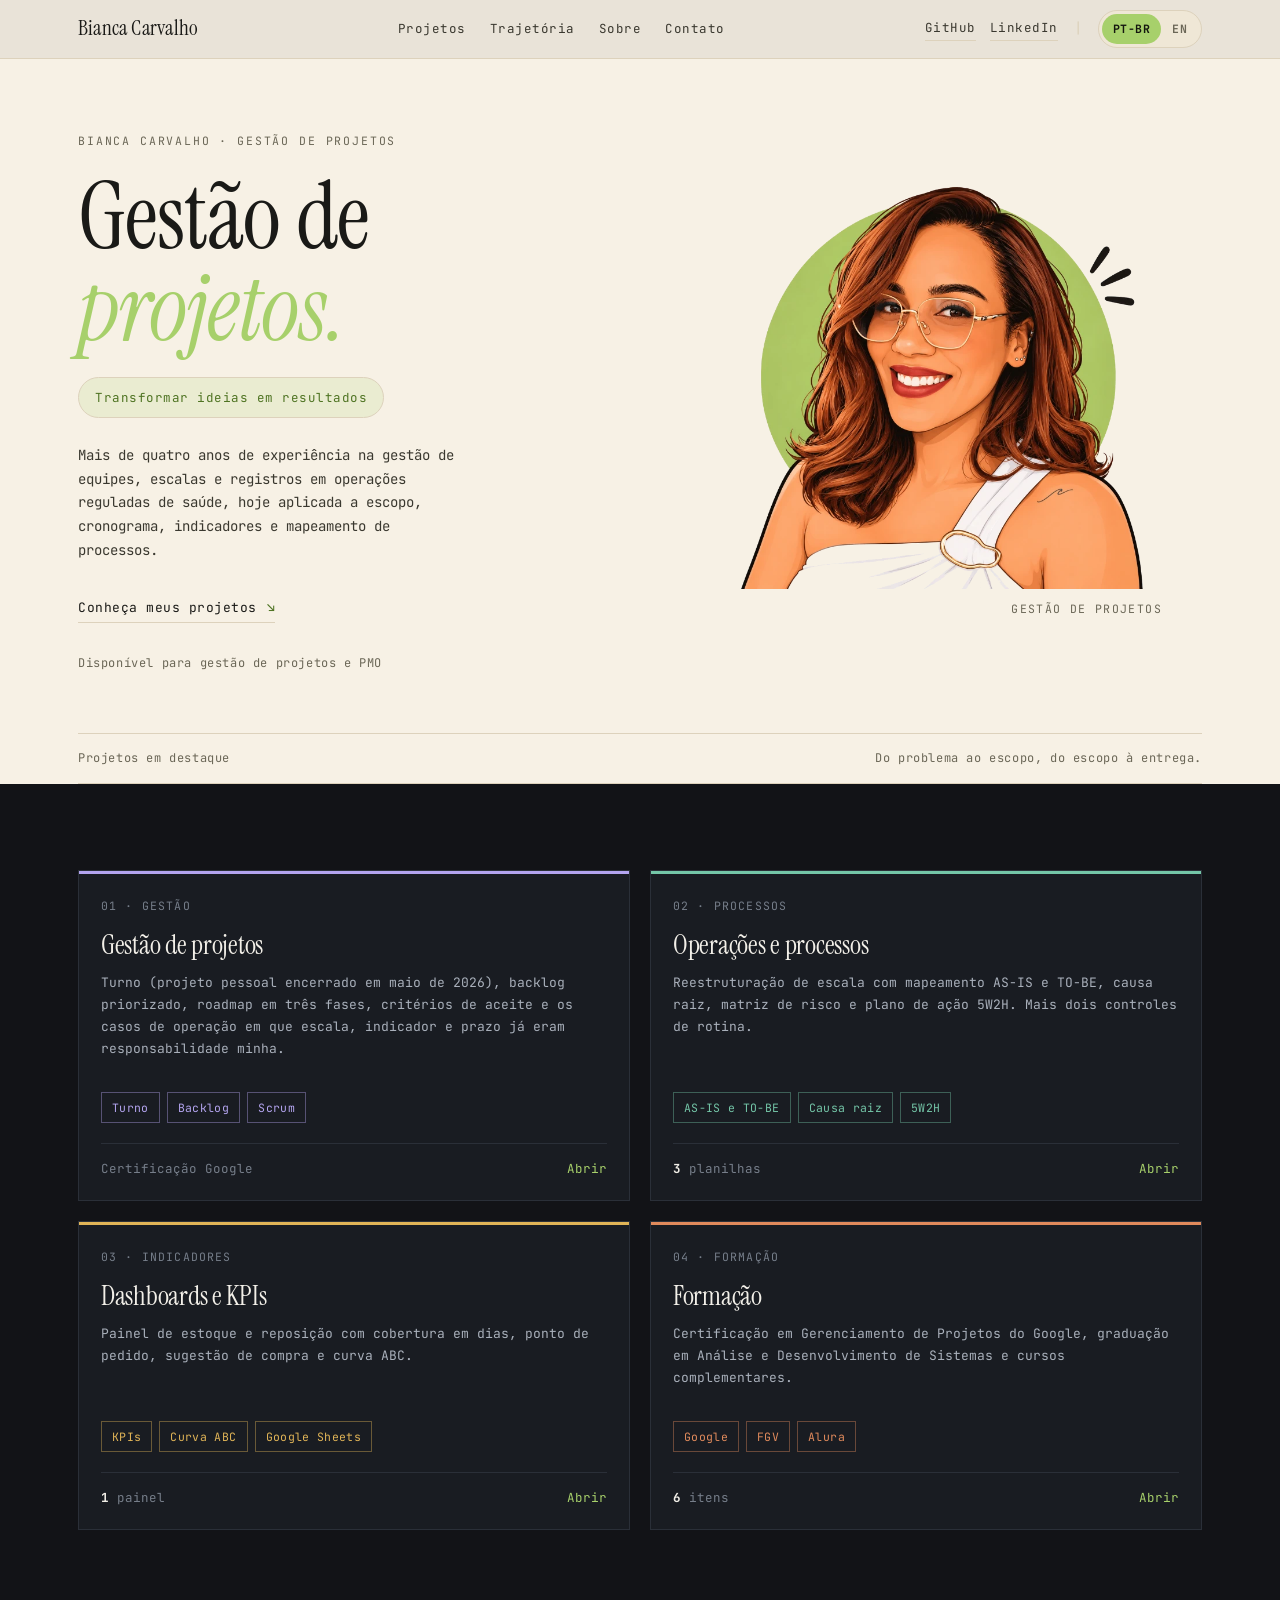
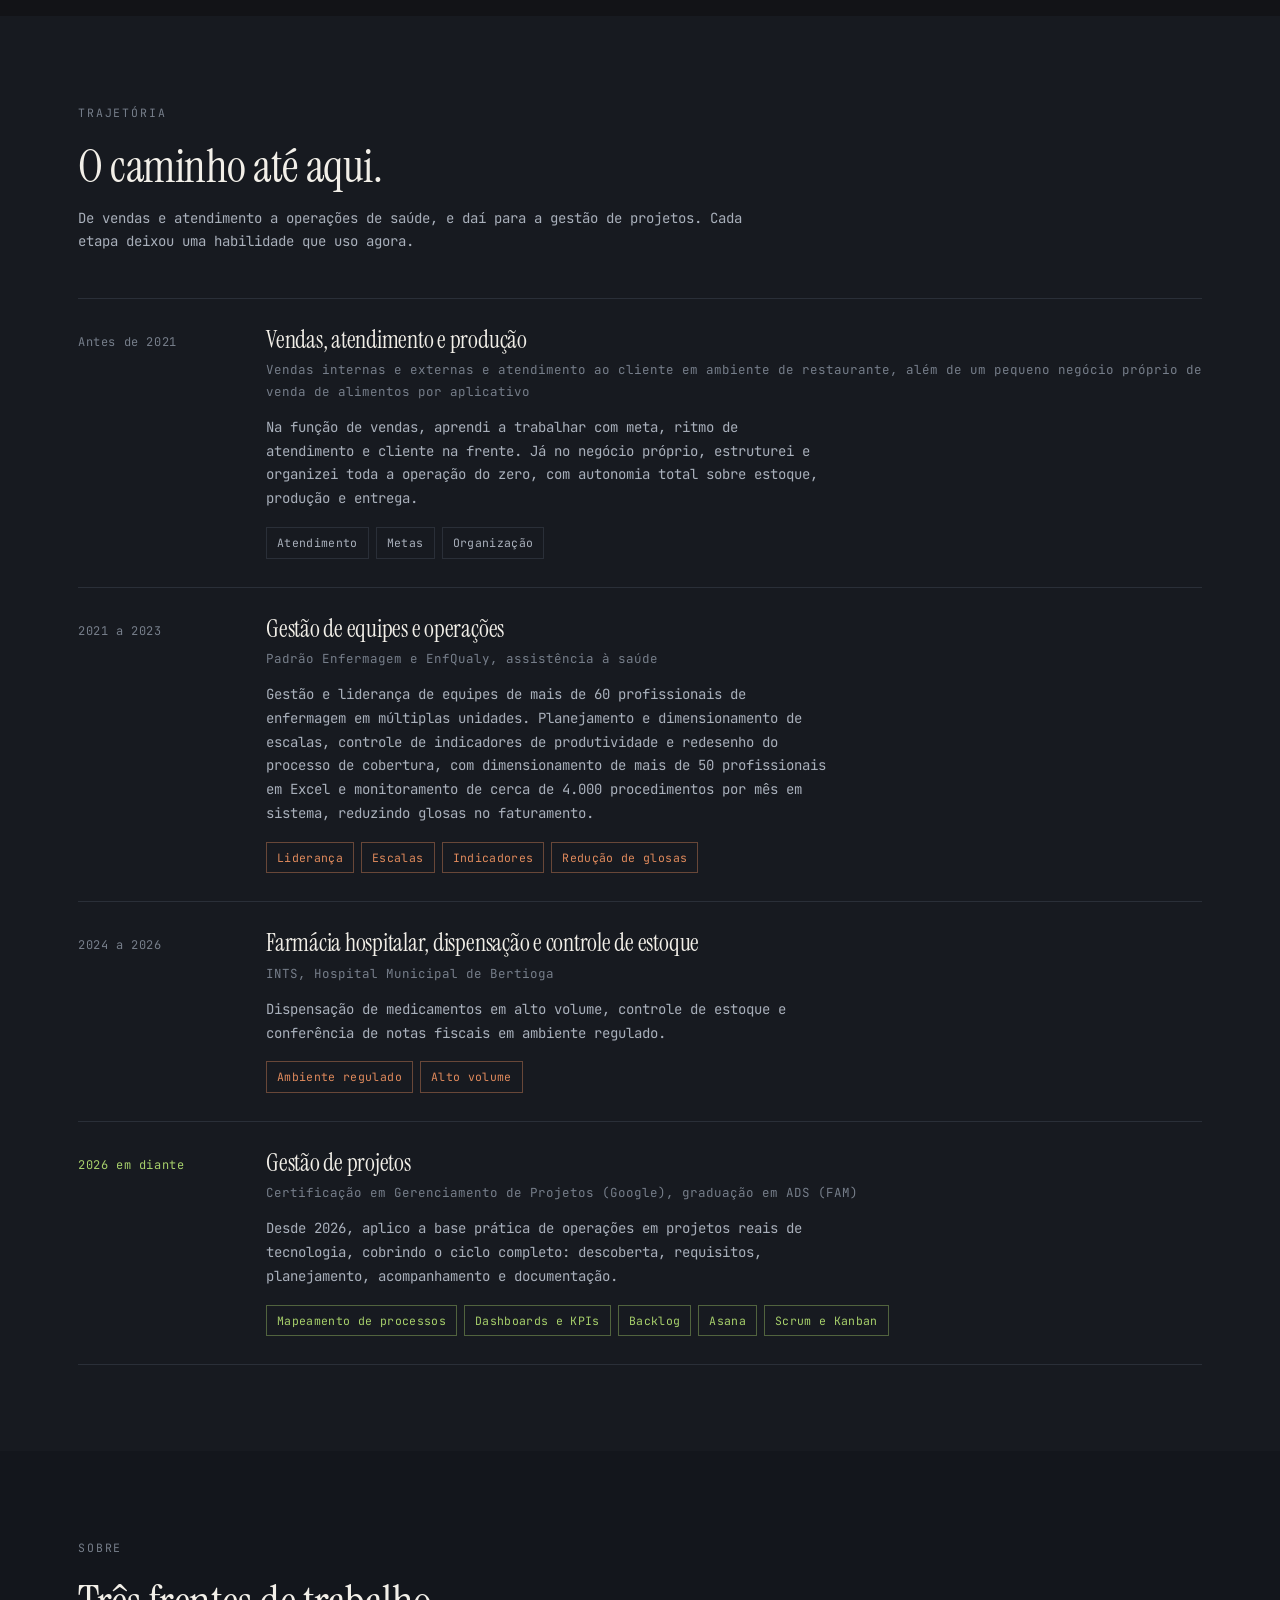
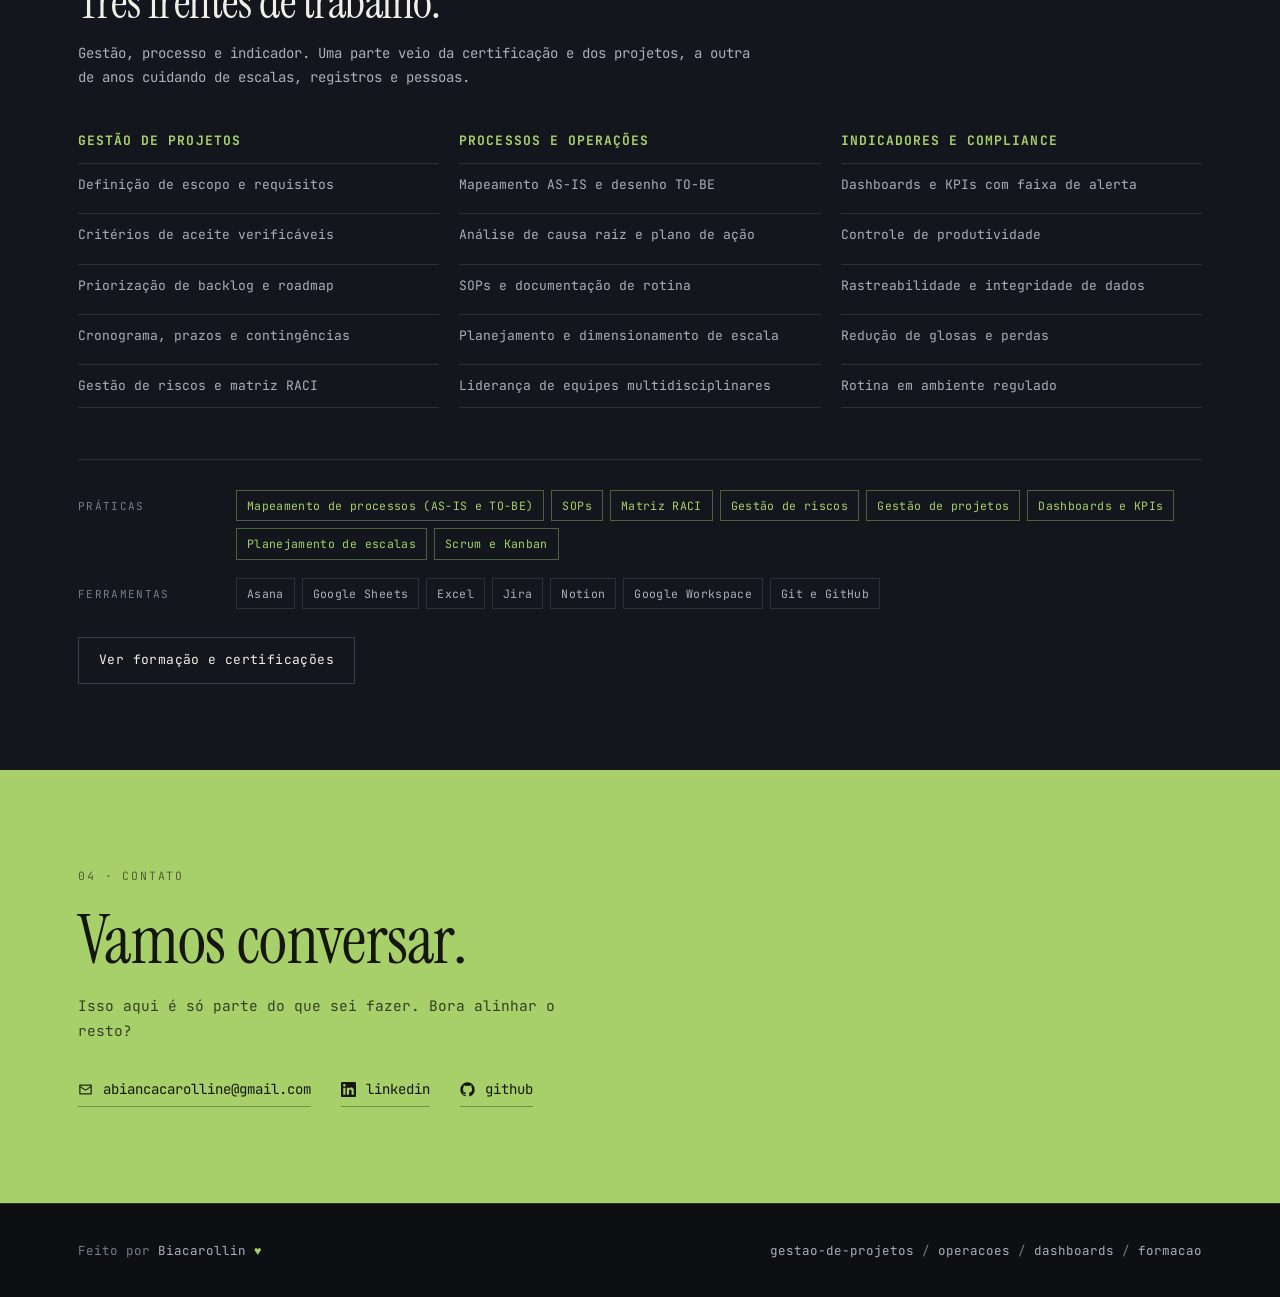
<file: index.html>
<!DOCTYPE html>
<html lang="pt-BR">
<head>
<meta charset="utf-8">
<meta name="viewport" content="width=device-width, initial-scale=1">
<title>Bianca Carvalho | Gestão de Projetos</title>
<meta name="description" content="Portfólio de Bianca Carvalho. Gestão de projetos, mapeamento de processos e indicadores, com base em quatro anos de operações de saúde.">
<link rel="preconnect" href="https://fonts.googleapis.com">
<link rel="preconnect" href="https://fonts.gstatic.com" crossorigin>
<link href="https://fonts.googleapis.com/css2?family=Instrument+Serif:ital@0;1&family=JetBrains+Mono:wght@400;500;700&display=swap" rel="stylesheet">
<link rel="stylesheet" href="assets/css/style.css">
<style>
  .cards { grid-template-columns: repeat(2, 1fr); }
  .hero { padding-block: 72px 60px; display: grid; grid-template-columns: 1.08fr 0.92fr; gap: 56px; align-items: center; }
  .hero h1 { font-size: clamp(46px, 7.4vw, 92px); line-height: 1.0; }
  .hero h1 em { font-style: italic; color: var(--green); }
  .hero .desc { margin-top: 26px; max-width: 48ch; }
  .hero-actions { margin-top: 34px; display: flex; flex-wrap: wrap; gap: 14px 26px; align-items: center; }
  .hero-meta { margin-top: 30px; font-size: 12px; letter-spacing: 0.05em; }

  .portrait { position: relative; justify-self: end; width: 100%; max-width: 440px; }
  .portrait img { width: 100%; height: auto; }
  .portrait figcaption { margin-top: 10px; text-align: right; word-break: break-word; font-size: 11.5px; letter-spacing: 0.12em; text-transform: uppercase; }

  .path { display: grid; gap: 0; }
  .tl { display: grid; grid-template-columns: 160px 1fr; gap: 28px; padding: 28px 0; border-top: 1px solid var(--line); }
  .tl:last-child { border-bottom: 1px solid var(--line); }
  .tl .when { font-size: 12px; letter-spacing: 0.05em; color: var(--ink-3); padding-top: 5px; }
  .tl h3 { font-size: 24px; }
  .tl .where { margin-top: 7px; font-size: 12.5px; color: var(--ink-3); }
  .tl p { margin-top: 14px; color: var(--ink-2); max-width: 70ch; }
  .tl .tags { margin-top: 16px; }
  .tl.now .when { color: var(--green); }

  .skills h3 { font-family: var(--mono); font-size: 13px; font-weight: 700; letter-spacing: 0.08em; text-transform: uppercase; color: var(--green); margin-bottom: 16px; }
  .skills ul { list-style: none; padding: 0; }
  .skills li { padding: 10px 0; border-top: 1px solid var(--line); color: var(--ink-2); font-size: 13px; }
  .skills li:last-child { border-bottom: 1px solid var(--line); }
  .tools-wrap { margin-top: 44px; padding-top: 30px; border-top: 1px solid var(--line); display: grid; gap: 18px; }
  .tools-row { display: grid; grid-template-columns: 140px 1fr; gap: 18px; align-items: start; }
  .tools-label { font-size: 11px; letter-spacing: 0.12em; text-transform: uppercase; color: var(--ink-3); padding-top: 7px; }
  .tools { display: flex; flex-wrap: wrap; gap: 7px; }

  .edu-more { margin-top: 28px; }

  @media (max-width: 960px) {
    .hero { grid-template-columns: 1fr; gap: 40px; }
    .portrait { justify-self: start; max-width: 360px; }
    .portrait figcaption { text-align: left; }
  }
  @media (max-width: 760px) {
    .hero { padding-block: 48px 44px; }
    .tl { grid-template-columns: 1fr; gap: 8px; }
    .tools-row { grid-template-columns: 1fr; gap: 10px; }
    .tools-label { padding-top: 0; }
  }
</style>
</head>
<body>
<a class="skip" href="#conteudo" data-i18n="skip">Ir para o conteúdo</a>

<header class="nav light" id="nav">
  <div class="wrap nav-in">
    <a class="brand" href="#">Bianca Carvalho</a>
    <nav class="nav-links" aria-label="Seções">
      <a href="#projetos" data-i18n="nav1">Projetos</a>
      <a href="#trajetoria" data-i18n="nav2">Trajetória</a>
      <a href="#sobre" data-i18n="nav3">Sobre</a>
      <a href="#contato" data-i18n="nav4">Contato</a>
    </nav>
    <div class="nav-right">
      <div class="nav-ext">
        <a href="https://github.com/biacarollin" target="_blank" rel="noopener">GitHub</a>
        <a href="https://www.linkedin.com/in/biancacarvalhox" target="_blank" rel="noopener">LinkedIn</a>
      </div>
      <span class="nav-sep">|</span>
      <div class="lang" role="group" aria-label="Idioma">
        <span class="knob" aria-hidden="true"></span>
        <button type="button" data-lang="pt" class="active" onclick="setLang('pt')">PT-BR</button>
        <button type="button" data-lang="en" onclick="setLang('en')">EN</button>
      </div>
      <button class="nav-toggle" type="button" aria-label="Abrir menu" aria-expanded="false" onclick="toggleNav()">
        <svg viewBox="0 0 24 24" fill="none" stroke="currentColor" stroke-width="1.8" stroke-linecap="round"><path d="M4 7h16M4 12h16M4 17h16"/></svg>
      </button>
    </div>
  </div>
</header>

<main id="conteudo">

  <div class="band-light">
  <section class="wrap hero">
    <div>
      <span class="eyebrow" data-i18n="hero.eyebrow">Bianca Carvalho · Gestão de projetos</span>
      <h1 data-i18n="hero.h1">Gestão de<br><em>projetos.</em></h1>
      <span class="tagline" data-i18n="hero.tagline">Transformar ideias em resultados</span>
      <p class="desc" data-i18n="hero.desc">Mais de quatro anos de experiência na gestão de equipes, escalas e registros em operações reguladas de saúde, hoje aplicada a escopo, cronograma, indicadores e mapeamento de processos.</p>
      <div class="hero-actions">
        <a class="link-u" href="#projetos" data-i18n="hero.cta">Conheça meus projetos <span class="ar">↘</span></a>
      </div>
      <div class="hero-meta" data-i18n="hero.meta">Disponível para gestão de projetos e PMO</div>
    </div>
    <figure class="portrait">
      <img src="assets/img/bianca-ilustra.webp" alt="Ilustração de Bianca Carvalho" width="760" height="695">
      <figcaption data-i18n="hero.cap">Gestão de projetos</figcaption>
    </figure>
  </section>

  <div class="wrap">
    <div class="strip">
      <span data-i18n="strip.a">Projetos em destaque</span>
      <span data-i18n="strip.b">Do problema ao escopo, do escopo à entrega.</span>
    </div>
  </div>
  </div>

  <section class="section tone-a" id="projetos" style="border-top: none">
    <div class="wrap">
      <div class="cards">

        <a class="card lilac" href="gestao-de-projetos/">
          <div class="card-in">
            <span class="card-num" data-i18n="c2.num">01 · Gestão</span>
            <h3 data-i18n="c2.h3">Gestão de projetos</h3>
            <p data-i18n="c2.p">Turno (projeto pessoal encerrado em maio de 2026), backlog priorizado, roadmap em três fases, critérios de aceite e os casos de operação em que escala, indicador e prazo já eram responsabilidade minha.</p>
            <div class="tags" data-i18n="c2.tags"><span class="tag lilac">Turno</span><span class="tag lilac">Backlog</span><span class="tag lilac">Scrum</span></div>
            <div class="card-foot" data-i18n="c2.foot"><span>Certificação Google</span><span class="card-open">Abrir</span></div>
          </div>
        </a>

        <a class="card teal" href="operacoes/">
          <div class="card-in">
            <span class="card-num" data-i18n="c3.num">02 · Processos</span>
            <h3 data-i18n="c3.h3">Operações e processos</h3>
            <p data-i18n="c3.p">Reestruturação de escala com mapeamento AS-IS e TO-BE, causa raiz, matriz de risco e plano de ação 5W2H. Mais dois controles de rotina.</p>
            <div class="tags" data-i18n="c3.tags"><span class="tag teal">AS-IS e TO-BE</span><span class="tag teal">Causa raiz</span><span class="tag teal">5W2H</span></div>
            <div class="card-foot" data-i18n="c3.foot"><span><b>3</b> planilhas</span><span class="card-open">Abrir</span></div>
          </div>
        </a>

        <a class="card amber" href="dashboards/">
          <div class="card-in">
            <span class="card-num" data-i18n="c4.num">03 · Indicadores</span>
            <h3 data-i18n="c4.h3">Dashboards e KPIs</h3>
            <p data-i18n="c4.p">Painel de estoque e reposição com cobertura em dias, ponto de pedido, sugestão de compra e curva ABC.</p>
            <div class="tags" data-i18n="c4.tags"><span class="tag amber">KPIs</span><span class="tag amber">Curva ABC</span><span class="tag amber">Google Sheets</span></div>
            <div class="card-foot" data-i18n="c4.foot"><span><b>1</b> painel</span><span class="card-open">Abrir</span></div>
          </div>
        </a>

        <a class="card warm" href="formacao/">
          <div class="card-in">
            <span class="card-num" data-i18n="c5.num">04 · Formação</span>
            <h3 data-i18n="c5.h3">Formação</h3>
            <p data-i18n="c5.p">Certificação em Gerenciamento de Projetos do Google, graduação em Análise e Desenvolvimento de Sistemas e cursos complementares.</p>
            <div class="tags" data-i18n="c5.tags"><span class="tag warm">Google</span><span class="tag warm">FGV</span><span class="tag warm">Alura</span></div>
            <div class="card-foot" data-i18n="c5.foot"><span><b>6</b> itens</span><span class="card-open">Abrir</span></div>
          </div>
        </a>

      </div>
    </div>
  </section>

  <section class="section tone-b" id="trajetoria">
    <div class="wrap">
      <div class="section-head">
        <span class="eyebrow" data-i18n="tj.eyebrow">Trajetória</span>
        <h2 data-i18n="tj.h2">O caminho até aqui.</h2>
        <p data-i18n="tj.p">De vendas e atendimento a operações de saúde, e daí para a gestão de projetos. Cada etapa deixou uma habilidade que uso agora.</p>
      </div>

      <div class="path">
        <article class="tl">
          <div class="when" data-i18n="tl1.when">Antes de 2021</div>
          <div>
            <h3 data-i18n="tl1.h3">Vendas, atendimento e produção</h3>
            <div class="where" data-i18n="tl1.where">Vendas internas e externas e atendimento ao cliente em ambiente de restaurante, além de um pequeno negócio próprio de venda de alimentos por aplicativo</div>
            <p data-i18n="tl1.p">Na função de vendas, aprendi a trabalhar com meta, ritmo de atendimento e cliente na frente. Já no negócio próprio, estruturei e organizei toda a operação do zero, com autonomia total sobre estoque, produção e entrega.</p>
            <div class="tags" data-i18n="tl1.tags"><span class="tag">Atendimento</span><span class="tag">Metas</span><span class="tag">Organização</span></div>
          </div>
        </article>

        <article class="tl">
          <div class="when" data-i18n="tl2.when">2021 a 2023</div>
          <div>
            <h3 data-i18n="tl2.h3">Gestão de equipes e operações</h3>
            <div class="where" data-i18n="tl2.where">Padrão Enfermagem e EnfQualy, assistência à saúde</div>
            <p data-i18n="tl2.p">Gestão e liderança de equipes de mais de 60 profissionais de enfermagem em múltiplas unidades. Planejamento e dimensionamento de escalas, controle de indicadores de produtividade e redesenho do processo de cobertura, com dimensionamento de mais de 50 profissionais em Excel e monitoramento de cerca de 4.000 procedimentos por mês em sistema, reduzindo glosas no faturamento.</p>
            <div class="tags" data-i18n="tl2.tags"><span class="tag warm">Liderança</span><span class="tag warm">Escalas</span><span class="tag warm">Indicadores</span><span class="tag warm">Redução de glosas</span></div>
          </div>
        </article>

        <article class="tl">
          <div class="when" data-i18n="tl3.when">2024 a 2026</div>
          <div>
            <h3 data-i18n="tl3.h3">Farmácia hospitalar, dispensação e controle de estoque</h3>
            <div class="where" data-i18n="tl3.where">INTS, Hospital Municipal de Bertioga</div>
            <p data-i18n="tl3.p">Dispensação de medicamentos em alto volume, controle de estoque e conferência de notas fiscais em ambiente regulado.</p>
            <div class="tags" data-i18n="tl3.tags"><span class="tag warm">Ambiente regulado</span><span class="tag warm">Alto volume</span></div>
          </div>
        </article>

        <article class="tl now">
          <div class="when" data-i18n="tl4.when">2026 em diante</div>
          <div>
            <h3 data-i18n="tl4.h3">Gestão de projetos</h3>
            <div class="where" data-i18n="tl4.where">Certificação em Gerenciamento de Projetos (Google), graduação em ADS (FAM)</div>
            <p data-i18n="tl4.p">Desde 2026, aplico a base prática de operações em projetos reais de tecnologia, cobrindo o ciclo completo: descoberta, requisitos, planejamento, acompanhamento e documentação.</p>
            <div class="tags" data-i18n="tl4.tags"><span class="tag green">Mapeamento de processos</span><span class="tag green">Dashboards e KPIs</span><span class="tag green">Backlog</span><span class="tag green">Asana</span><span class="tag green">Scrum e Kanban</span></div>
          </div>
        </article>
      </div>
    </div>
  </section>

  <section class="section tone-c" id="sobre">
    <div class="wrap">
      <div class="section-head">
        <span class="eyebrow" data-i18n="sk.eyebrow">Sobre</span>
        <h2 data-i18n="sk.h2">Três frentes de trabalho.</h2>
        <p data-i18n="sk.p">Gestão, processo e indicador. Uma parte veio da certificação e dos projetos, a outra de anos cuidando de escalas, registros e pessoas.</p>
      </div>

      <div class="grid-3 skills">
        <div>
          <h3 data-i18n="sk1.h3">Gestão de projetos</h3>
          <ul data-i18n="sk1.ul">
            <li>Definição de escopo e requisitos</li>
            <li>Critérios de aceite verificáveis</li>
            <li>Priorização de backlog e roadmap</li>
            <li>Cronograma, prazos e contingências</li>
            <li>Gestão de riscos e matriz RACI</li>
          </ul>
        </div>
        <div>
          <h3 data-i18n="sk2.h3">Processos e operações</h3>
          <ul data-i18n="sk2.ul">
            <li>Mapeamento AS-IS e desenho TO-BE</li>
            <li>Análise de causa raiz e plano de ação</li>
            <li>SOPs e documentação de rotina</li>
            <li>Planejamento e dimensionamento de escala</li>
            <li>Liderança de equipes multidisciplinares</li>
          </ul>
        </div>
        <div>
          <h3 data-i18n="sk3.h3">Indicadores e compliance</h3>
          <ul data-i18n="sk3.ul">
            <li>Dashboards e KPIs com faixa de alerta</li>
            <li>Controle de produtividade</li>
            <li>Rastreabilidade e integridade de dados</li>
            <li>Redução de glosas e perdas</li>
            <li>Rotina em ambiente regulado</li>
          </ul>
        </div>
      </div>

      <div class="tools-wrap">
        <div class="tools-row">
          <span class="tools-label" data-i18n="tools.l1">Práticas</span>
          <div class="tools" data-i18n="tools.t1"><span class="tag green">Mapeamento de processos (AS-IS e TO-BE)</span><span class="tag green">SOPs</span><span class="tag green">Matriz RACI</span><span class="tag green">Gestão de riscos</span><span class="tag green">Gestão de projetos</span><span class="tag green">Dashboards e KPIs</span><span class="tag green">Planejamento de escalas</span><span class="tag green">Scrum e Kanban</span></div>
        </div>
        <div class="tools-row">
          <span class="tools-label" data-i18n="tools.l2">Ferramentas</span>
          <div class="tools" data-i18n="tools.t2"><span class="tag">Asana</span><span class="tag">Google Sheets</span><span class="tag">Excel</span><span class="tag">Jira</span><span class="tag">Notion</span><span class="tag">Google Workspace</span><span class="tag">Git e GitHub</span></div>
        </div>
      </div>

      <div class="edu-more">
        <a class="btn" href="formacao/" data-i18n="ed.more">Ver formação e certificações</a>
      </div>
    </div>
  </section>

  <section class="contact" id="contato">
    <div class="wrap">
      <span class="eyebrow" data-i18n="ct.eyebrow">04 · Contato</span>
      <h2 data-i18n="ct.h2">Vamos conversar.</h2>
      <p data-i18n="ct.p">Isso aqui é só parte do que sei fazer. Bora alinhar o resto?</p>
      <div class="contact-links">
        <a href="mailto:abiancacarolline@gmail.com">
          <svg viewBox="0 0 24 24" fill="none" stroke="currentColor" stroke-width="1.8" aria-hidden="true"><rect x="3" y="5" width="18" height="14"/><path d="m3 7 9 6 9-6"/></svg>
          abiancacarolline@gmail.com
        </a>
        <a href="https://www.linkedin.com/in/biancacarvalhox" target="_blank" rel="noopener">
          <svg viewBox="0 0 24 24" fill="currentColor" aria-hidden="true"><path d="M20.45 20.45h-3.55v-5.57c0-1.33-.03-3.04-1.85-3.04-1.85 0-2.14 1.45-2.14 2.94v5.67H9.36V9h3.41v1.56h.05c.47-.9 1.63-1.85 3.36-1.85 3.6 0 4.27 2.37 4.27 5.45v6.29zM5.34 7.43a2.06 2.06 0 1 1 0-4.12 2.06 2.06 0 0 1 0 4.12zM7.12 20.45H3.56V9h3.56v11.45zM22.22 0H1.77C.79 0 0 .77 0 1.72v20.56C0 23.23.79 24 1.77 24h20.45c.98 0 1.78-.77 1.78-1.72V1.72C24 .77 23.2 0 22.22 0z"/></svg>
          linkedin
        </a>
        <a href="https://github.com/biacarollin" target="_blank" rel="noopener">
          <svg viewBox="0 0 24 24" fill="currentColor" aria-hidden="true"><path d="M12 .5A11.5 11.5 0 0 0 .5 12a11.5 11.5 0 0 0 7.86 10.92c.58.1.79-.25.79-.56v-2c-3.2.7-3.87-1.37-3.87-1.37-.52-1.33-1.28-1.68-1.28-1.68-1.04-.71.08-.7.08-.7 1.15.08 1.76 1.19 1.76 1.19 1.03 1.76 2.7 1.25 3.35.96.1-.75.4-1.25.73-1.54-2.55-.29-5.24-1.28-5.24-5.69 0-1.26.45-2.29 1.19-3.09-.12-.29-.52-1.46.11-3.05 0 0 .97-.31 3.17 1.18a11 11 0 0 1 5.77 0c2.2-1.49 3.17-1.18 3.17-1.18.63 1.59.23 2.76.11 3.05.74.8 1.19 1.83 1.19 3.09 0 4.42-2.7 5.4-5.26 5.68.41.36.78 1.06.78 2.14v3.17c0 .31.21.67.8.56A11.5 11.5 0 0 0 23.5 12 11.5 11.5 0 0 0 12 .5z"/></svg>
          github
        </a>
      </div>
    </div>
  </section>
</main>

<footer class="footer tone-d">
  <div class="wrap footer-in">
    <span><span data-i18n="ft.made">Feito por</span> <a href="https://github.com/biacarollin" target="_blank" rel="noopener">Biacarollin</a> <span class="heart">♥</span></span>
    <span><a href="gestao-de-projetos/">gestao-de-projetos</a> / <a href="operacoes/">operacoes</a> / <a href="dashboards/">dashboards</a> / <a href="formacao/">formacao</a></span>
  </div>
</footer>

<script>
  var TITLES = { pt: 'Bianca Carvalho | Gestão de Projetos', en: 'Bianca Carvalho | Project Management' };
  var EN = {
    'skip': 'Skip to content',
    'nav1': 'Projects', 'nav2': 'Path', 'nav3': 'About', 'nav4': 'Contact',
    'hero.eyebrow': 'Bianca Carvalho · Project management',
    'hero.h1': 'Project<br><em>management.</em>',
    'hero.tagline': 'Turning ideas into results',
    'hero.desc': 'More than four years of experience managing teams, schedules and records in regulated healthcare operations, now applied to scope, timeline, indicators and process mapping.',
    'hero.cta': 'See my projects <span class="ar">↘</span>',
    'hero.meta': 'Open to project management and PMO roles',
    'hero.cap': 'Project management',
    'strip.a': 'Featured projects',
    'strip.b': 'From the problem to the scope, from the scope to delivery.',
    'c2.num': '01 · Management',
    'c2.h3': 'Project management',
    'c2.p': 'Turno (a personal project closed in May 2026), a prioritized backlog, a three-phase roadmap, acceptance criteria and the operations cases where schedule, indicator and deadline were already my responsibility.',
    'c2.tags': '<span class="tag lilac">Turno</span><span class="tag lilac">Backlog</span><span class="tag lilac">Scrum</span>',
    'c2.foot': '<span>Google certificate</span><span class="card-open">Open</span>',
    'c3.num': '02 · Process',
    'c3.h3': 'Operations and process',
    'c3.p': 'Schedule restructuring with as-is and to-be mapping, root cause, risk matrix and a 5W2H action plan. Plus two day-to-day control files.',
    'c3.tags': '<span class="tag teal">As-is and to-be</span><span class="tag teal">Root cause</span><span class="tag teal">5W2H</span>',
    'c3.foot': '<span><b>3</b> files</span><span class="card-open">Open</span>',
    'c4.num': '03 · Indicators',
    'c4.h3': 'Dashboards and KPIs',
    'c4.p': 'An inventory and replenishment dashboard with coverage in days, reorder point, suggested order and ABC analysis.',
    'c4.tags': '<span class="tag amber">KPIs</span><span class="tag amber">ABC analysis</span><span class="tag amber">Google Sheets</span>',
    'c4.foot': '<span><b>1</b> dashboard</span><span class="card-open">Open</span>',
    'c5.num': '04 · Education',
    'c5.h3': 'Education',
    'c5.p': 'Google Project Management certificate, a degree in Systems Analysis and Development and complementary courses.',
    'c5.tags': '<span class="tag warm">Google</span><span class="tag warm">FGV</span><span class="tag warm">Alura</span>',
    'c5.foot': '<span><b>6</b> items</span><span class="card-open">Open</span>',
    'tj.eyebrow': 'Path',
    'tj.h2': 'How I got here.',
    'tj.p': 'From sales and customer service to healthcare operations, and from there into project management. Each step left a skill I still use.',
    'tl1.when': 'Before 2021',
    'tl1.h3': 'Sales, customer service and production',
    'tl1.where': 'Inside and field sales, customer service in a restaurant, and a small food business of my own selling through a delivery app',
    'tl1.p': 'In sales, I learned to work with targets, service pace and the customer in front of me. In my own business, I set up and organized the whole operation from scratch, with full responsibility for stock, production and delivery.',
    'tl1.tags': '<span class="tag">Customer service</span><span class="tag">Targets</span><span class="tag">Organization</span>',
    'tl2.when': '2021 to 2023',
    'tl2.h3': 'Team and operations management',
    'tl2.where': 'Padrão Enfermagem and EnfQualy, healthcare services',
    'tl2.p': 'Management and leadership of teams with more than 60 nursing professionals across multiple units. Shift planning and sizing, productivity indicators and a redesign of the coverage process, with more than 50 professionals scheduled in Excel and around 4,000 procedures per month monitored in the system, reducing billing rejections.',
    'tl2.tags': '<span class="tag warm">Leadership</span><span class="tag warm">Shift planning</span><span class="tag warm">Indicators</span><span class="tag warm">Fewer billing rejections</span>',
    'tl3.when': '2024 to 2026',
    'tl3.h3': 'Hospital pharmacy, dispensing and stock control',
    'tl3.where': 'INTS, Bertioga Municipal Hospital',
    'tl3.p': 'High-volume medication dispensing, stock control and invoice checking in a regulated environment.',
    'tl3.tags': '<span class="tag warm">Regulated environment</span><span class="tag warm">High volume</span>',
    'tl4.when': '2026 onwards',
    'tl4.h3': 'Project management',
    'tl4.where': 'Project Management certificate (Google), degree in Systems Analysis and Development (FAM)',
    'tl4.p': 'Since 2026, I have been applying that practical operations background to real technology projects, covering the full cycle: discovery, requirements, planning, follow-up and documentation.',
    'tl4.tags': '<span class="tag green">Process mapping</span><span class="tag green">Dashboards and KPIs</span><span class="tag green">Backlog</span><span class="tag green">Asana</span><span class="tag green">Scrum and Kanban</span>',
    'sk.eyebrow': 'About',
    'sk.h2': 'Three areas of work.',
    'sk.p': 'Management, process and indicators. Part of it came from the certificate and the projects, the rest from years taking care of schedules, records and people.',
    'sk1.h3': 'Project management',
    'sk1.ul': '<li>Scope and requirements definition</li><li>Verifiable acceptance criteria</li><li>Backlog prioritization and roadmap</li><li>Timeline, deadlines and contingencies</li><li>Risk management and RACI matrix</li>',
    'sk2.h3': 'Process and operations',
    'sk2.ul': '<li>As-is mapping and to-be design</li><li>Root cause analysis and action plan</li><li>SOPs and routine documentation</li><li>Shift planning and sizing</li><li>Leading multidisciplinary teams</li>',
    'sk3.h3': 'Indicators and compliance',
    'sk3.ul': '<li>Dashboards and KPIs with alert ranges</li><li>Productivity control</li><li>Traceability and data integrity</li><li>Reducing billing rejections and losses</li><li>Routine in a regulated environment</li>',
    'tools.l1': 'Practices',
    'tools.t1': '<span class="tag green">Process mapping (as-is and to-be)</span><span class="tag green">SOPs</span><span class="tag green">RACI matrix</span><span class="tag green">Risk management</span><span class="tag green">Project management</span><span class="tag green">Dashboards and KPIs</span><span class="tag green">Shift planning</span><span class="tag green">Scrum and Kanban</span>',
    'tools.l2': 'Tools',
    'tools.t2': '<span class="tag">Asana</span><span class="tag">Google Sheets</span><span class="tag">Excel</span><span class="tag">Jira</span><span class="tag">Notion</span><span class="tag">Google Workspace</span><span class="tag">Git and GitHub</span>',
    'ed.more': 'See education and certificates',
    'ct.eyebrow': '04 · Contact',
    'ct.h2': "Let's talk.",
    'ct.p': 'This is only part of what I can do. Shall we go through the rest?',
    'ft.made': 'Made by'
  };
</script>
<script src="assets/js/site.js"></script>
</body>
</html>
</file>
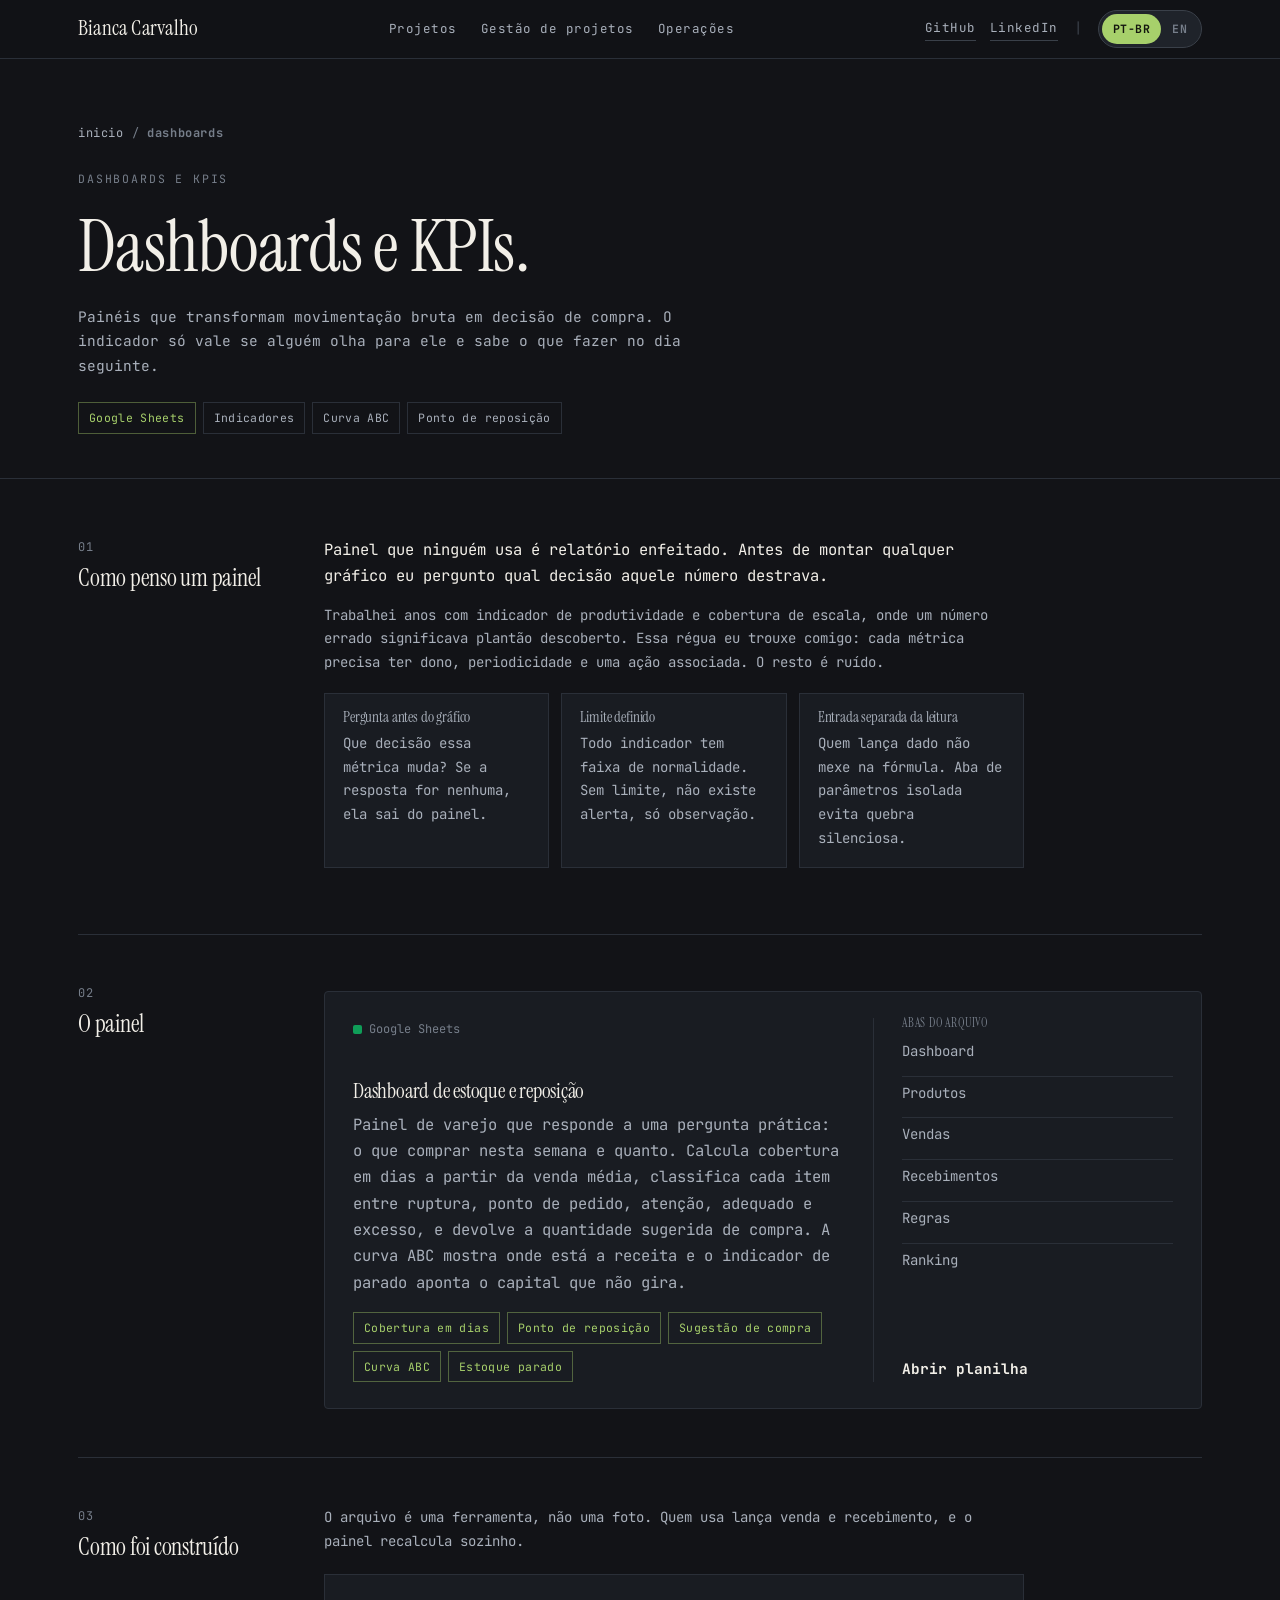
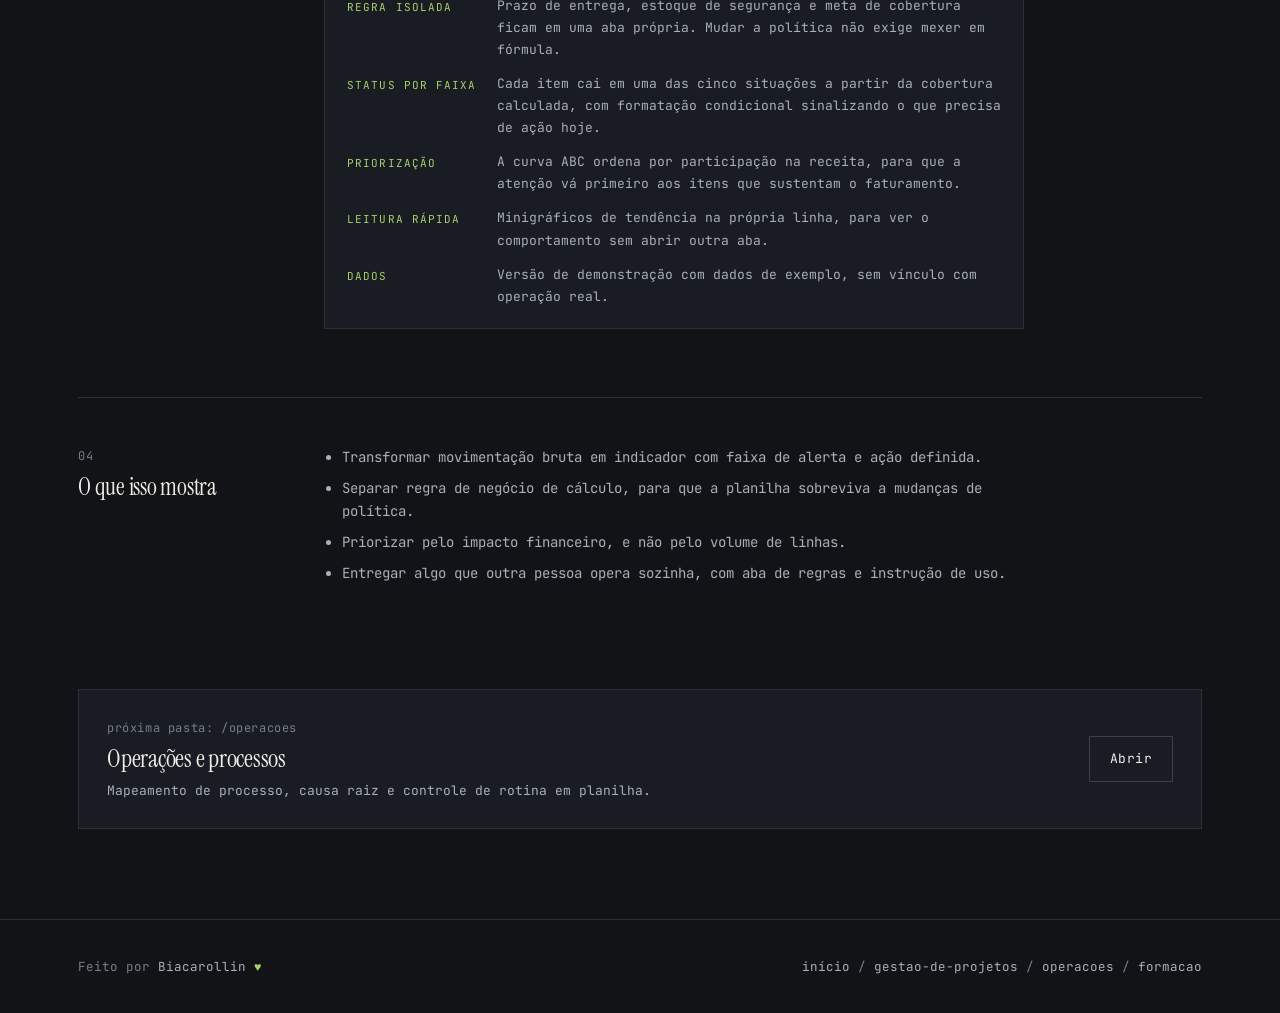
<file: dashboards/index.html>
<!DOCTYPE html>
<html lang="pt-BR">
<head>
<meta charset="utf-8">
<meta name="viewport" content="width=device-width, initial-scale=1">
<title>Dashboards e KPIs | Bianca Carvalho</title>
<meta name="description" content="Dashboards e indicadores construídos em planilha: cobertura de estoque, ponto de reposição, curva ABC e sugestão de compra.">
<link rel="preconnect" href="https://fonts.googleapis.com">
<link rel="preconnect" href="https://fonts.gstatic.com" crossorigin>
<link href="https://fonts.googleapis.com/css2?family=Instrument+Serif:ital@0;1&family=JetBrains+Mono:wght@400;500;700&display=swap" rel="stylesheet">
<link rel="stylesheet" href="../assets/css/style.css">
<style>
  .case-content.wide { max-width: none; }
  .sheets { display: grid; gap: 20px; margin: 8px 0 0; }
  .sheet {
    display: grid; grid-template-columns: 1fr 300px; gap: 28px;
    padding: 26px 28px; background: var(--surface); border: 1px solid var(--line);
    border-radius: var(--radius); color: var(--ink);
    transition: transform 0.15s, box-shadow 0.15s, border-color 0.15s;
  }
  .sheet:hover { text-decoration: none; transform: translateY(-3px); box-shadow: var(--shadow); border-color: var(--line-2); }
  .sheet-kind {
    display: inline-flex; align-items: center; gap: 7px;
    font-family: var(--mono); font-size: 12px; color: var(--ink-3); margin-bottom: 10px;
  }
  .sheet-kind i { width: 9px; height: 9px; border-radius: 2px; background: #0f9d58; display: inline-block; }
  .sheet h3 { font-size: 21px; margin-bottom: 10px; }
  .sheet p { color: var(--ink-2); font-size: 15.5px; }
  .sheet .tags { margin-top: 16px; }
  .sheet-side { border-left: 1px solid var(--line); padding-left: 28px; display: flex; flex-direction: column; }
  .sheet-side h4 { font-size: 11.5px; letter-spacing: 0.07em; text-transform: uppercase; color: var(--ink-3); margin-bottom: 10px; }
  .sheet-side ul { list-style: none; padding: 0; margin: 0; }
  .sheet-side li { font-size: 14px; color: var(--ink-2); padding: 5px 0; border-top: 1px solid var(--line); }
  .sheet-side li:first-child { border-top: none; padding-top: 0; }
  .sheet-open { margin-top: auto; padding-top: 16px; font-weight: 700; font-size: 14.5px; color: var(--blue-ink); }
  .kpi-grid { display: grid; grid-template-columns: repeat(3, 1fr); gap: 12px; margin: 18px 0; }
  .kpi { padding: 16px 18px; background: var(--surface); border: 1px solid var(--line); border-radius: var(--radius-sm); }
  .kpi h4 { font-size: 15px; margin-bottom: 6px; }
  .kpi p { font-size: 14px; color: var(--ink-2); margin: 0; }
  @media (max-width: 820px) {
    .sheet { grid-template-columns: 1fr; gap: 20px; }
    .sheet-side { border-left: none; border-top: 1px solid var(--line); padding-left: 0; padding-top: 18px; }
    .kpi-grid { grid-template-columns: 1fr; }
  }
</style>
</head>
<body>
<a class="skip" href="#conteudo" data-i18n="skip">Ir para o conteúdo</a>


<header class="nav" id="nav">
  <div class="wrap nav-in">
    <a class="brand" href="../">Bianca Carvalho</a>
    <nav class="nav-links" aria-label="Pastas">
      <a href="../#projetos" data-i18n="nav.all">Projetos</a>
      <a href="../gestao-de-projetos/" data-i18n="nav.pm">Gestão de projetos</a>
      <a href="../operacoes/" data-i18n="nav.op">Operações</a>
    </nav>
    <div class="nav-right">
      <div class="nav-ext">
        <a href="https://github.com/biacarollin" target="_blank" rel="noopener">GitHub</a>
        <a href="https://www.linkedin.com/in/biancacarvalhox" target="_blank" rel="noopener">LinkedIn</a>
      </div>
      <span class="nav-sep">|</span>
      <div class="lang" role="group" aria-label="Idioma">
        <span class="knob" aria-hidden="true"></span>
        <button type="button" data-lang="pt" class="active" onclick="setLang('pt')">PT-BR</button>
        <button type="button" data-lang="en" onclick="setLang('en')">EN</button>
      </div>
      <button class="nav-toggle" type="button" aria-label="Abrir menu" aria-expanded="false" onclick="toggleNav()">
        <svg viewBox="0 0 24 24" fill="none" stroke="currentColor" stroke-width="1.8" stroke-linecap="round"><path d="M4 7h16M4 12h16M4 17h16"/></svg>
      </button>
    </div>
  </div>
</header>

<main id="conteudo">
  <header class="case-head">
    <div class="wrap">
      <div class="crumbs"><a href="../">inicio</a><span>/</span><b>dashboards</b></div>
      <span class="eyebrow" data-i18n="h.eyebrow">Dashboards e KPIs</span>
      <h1 data-i18n="h.h1">Dashboards e KPIs.</h1>
      <p class="lead" data-i18n="h.lead">Painéis que transformam movimentação bruta em decisão de compra. O indicador só vale se alguém olha para ele e sabe o que fazer no dia seguinte.</p>
      <div class="tags" data-i18n="h.tags">
        <span class="tag green">Google Sheets</span>
        <span class="tag">Indicadores</span>
        <span class="tag">Curva ABC</span>
        <span class="tag">Ponto de reposição</span>
      </div>
    </div>
  </header>

  <div class="wrap case-body">

    <section class="case-section">
      <div class="case-num"><div class="n">01</div><h2 data-i18n="s1.h2">Como penso um painel</h2></div>
      <div class="case-content" data-i18n="s1">
        <p class="lede">Painel que ninguém usa é relatório enfeitado. Antes de montar qualquer gráfico eu pergunto qual decisão aquele número destrava.</p>
        <p>Trabalhei anos com indicador de produtividade e cobertura de escala, onde um número errado significava plantão descoberto. Essa régua eu trouxe comigo: cada métrica precisa ter dono, periodicidade e uma ação associada. O resto é ruído.</p>
        <div class="kpi-grid">
          <div class="kpi">
            <h4>Pergunta antes do gráfico</h4>
            <p>Que decisão essa métrica muda? Se a resposta for nenhuma, ela sai do painel.</p>
          </div>
          <div class="kpi">
            <h4>Limite definido</h4>
            <p>Todo indicador tem faixa de normalidade. Sem limite, não existe alerta, só observação.</p>
          </div>
          <div class="kpi">
            <h4>Entrada separada da leitura</h4>
            <p>Quem lança dado não mexe na fórmula. Aba de parâmetros isolada evita quebra silenciosa.</p>
          </div>
        </div>
      </div>
    </section>

    <section class="case-section">
      <div class="case-num"><div class="n">02</div><h2 data-i18n="s2.h2">O painel</h2></div>
      <div class="case-content wide">
        <div class="sheets">

          <a class="sheet" href="https://docs.google.com/spreadsheets/d/1eVwNLS0vij6Yn-cmZUa7uafqH7U8ViJDzr-ZpO5XfWw/edit?usp=sharing" target="_blank" rel="noopener">
            <div data-i18n="p1">
              <span class="sheet-kind"><i></i>Google Sheets</span>
              <h3>Dashboard de estoque e reposição</h3>
              <p>Painel de varejo que responde a uma pergunta prática: o que comprar nesta semana e quanto. Calcula cobertura em dias a partir da venda média, classifica cada item entre ruptura, ponto de pedido, atenção, adequado e excesso, e devolve a quantidade sugerida de compra. A curva ABC mostra onde está a receita e o indicador de parado aponta o capital que não gira.</p>
              <div class="tags">
                <span class="tag green">Cobertura em dias</span><span class="tag green">Ponto de reposição</span><span class="tag green">Sugestão de compra</span><span class="tag green">Curva ABC</span><span class="tag green">Estoque parado</span>
              </div>
            </div>
            <div class="sheet-side" data-i18n="p1.side">
              <h4>Abas do arquivo</h4>
              <ul>
                <li>Dashboard</li>
                <li>Produtos</li>
                <li>Vendas</li>
                <li>Recebimentos</li>
                <li>Regras</li>
                <li>Ranking</li>
              </ul>
              <span class="sheet-open">Abrir planilha</span>
            </div>
          </a>

        </div>
      </div>
    </section>

    <section class="case-section">
      <div class="case-num"><div class="n">03</div><h2 data-i18n="s3.h2">Como foi construído</h2></div>
      <div class="case-content" data-i18n="s3">
        <p>O arquivo é uma ferramenta, não uma foto. Quem usa lança venda e recebimento, e o painel recalcula sozinho.</p>
        <dl class="kv">
          <dt>Regra isolada</dt><dd>Prazo de entrega, estoque de segurança e meta de cobertura ficam em uma aba própria. Mudar a política não exige mexer em fórmula.</dd>
          <dt>Status por faixa</dt><dd>Cada item cai em uma das cinco situações a partir da cobertura calculada, com formatação condicional sinalizando o que precisa de ação hoje.</dd>
          <dt>Priorização</dt><dd>A curva ABC ordena por participação na receita, para que a atenção vá primeiro aos itens que sustentam o faturamento.</dd>
          <dt>Leitura rápida</dt><dd>Minigráficos de tendência na própria linha, para ver o comportamento sem abrir outra aba.</dd>
          <dt>Dados</dt><dd>Versão de demonstração com dados de exemplo, sem vínculo com operação real.</dd>
        </dl>
      </div>
    </section>

    <section class="case-section">
      <div class="case-num"><div class="n">04</div><h2 data-i18n="s4.h2">O que isso mostra</h2></div>
      <div class="case-content" data-i18n="s4">
        <ul>
          <li>Transformar movimentação bruta em indicador com faixa de alerta e ação definida.</li>
          <li>Separar regra de negócio de cálculo, para que a planilha sobreviva a mudanças de política.</li>
          <li>Priorizar pelo impacto financeiro, e não pelo volume de linhas.</li>
          <li>Entregar algo que outra pessoa opera sozinha, com aba de regras e instrução de uso.</li>
        </ul>
      </div>
    </section>

    <a class="next-folder" href="../operacoes/">
      <div data-i18n="next">
        <span class="folder-path">próxima pasta: /operacoes</span>
        <h3>Operações e processos</h3>
        <p>Mapeamento de processo, causa raiz e controle de rotina em planilha.</p>
      </div>
      <span class="btn" data-i18n="open">Abrir</span>
    </a>
  </div>
</main>

<footer class="footer">
  <div class="wrap footer-in">
    <span><span data-i18n="ft.made">Feito por</span> <a href="https://github.com/biacarollin" target="_blank" rel="noopener">Biacarollin</a> <span class="heart">♥</span></span>
    <span><a href="../" data-i18n="ft.home">início</a> / <a href="../gestao-de-projetos/">gestao-de-projetos</a> / <a href="../operacoes/">operacoes</a> / <a href="../formacao/">formacao</a></span>
  </div>
</footer>

<script>
  var TITLES = { pt: 'Dashboards e KPIs | Bianca Carvalho', en: 'Dashboards and KPIs | Bianca Carvalho' };
  var EN = {
    'skip': 'Skip to content',
    'nav.all': 'Projects',
    'nav.pm': 'Project management',
    'nav.op': 'Operations',
    'nav.dash': 'Dashboards',
    'h.eyebrow': 'Dashboards and KPIs',
    'h.h1': 'Dashboards and KPIs.',
    'h.lead': 'Dashboards that turn raw movement into a buying decision. An indicator is only worth keeping if someone looks at it and knows what to do the next day.',
    'h.tags': '<span class="tag green">Google Sheets</span><span class="tag">Indicators</span><span class="tag">ABC analysis</span><span class="tag">Reorder point</span>',
    's1.h2': 'How I think about a dashboard',
    's1': '<p class="lede">A dashboard nobody uses is a decorated report. Before building any chart I ask which decision that number unlocks.</p><p>I spent years working with productivity and shift coverage indicators, where a wrong number meant an uncovered shift. I brought that standard with me: every metric needs an owner, a frequency and an action attached to it. The rest is noise.</p><div class="kpi-grid"><div class="kpi"><h4>The question before the chart</h4><p>Which decision does this metric change? If the answer is none, it leaves the dashboard.</p></div><div class="kpi"><h4>A defined threshold</h4><p>Every indicator has a normal range. With no threshold there is no alert, only an observation.</p></div><div class="kpi"><h4>Input apart from reading</h4><p>Whoever enters data does not touch the formulas. A separate rules tab prevents silent breakage.</p></div></div>',
    's2.h2': 'The dashboard',
    'p1': '<span class="sheet-kind"><i></i>Google Sheets</span><h3>Inventory and replenishment dashboard</h3><p>A retail dashboard that answers one practical question: what to buy this week and how much. It calculates coverage in days from average sales, sorts each item into stockout, reorder, watch, healthy or overstock, and returns a suggested order quantity. The ABC analysis shows where the revenue sits, and the stale stock indicator points to capital that is not moving.</p><div class="tags"><span class="tag green">Coverage in days</span><span class="tag green">Reorder point</span><span class="tag green">Suggested order</span><span class="tag green">ABC analysis</span><span class="tag green">Stale stock</span></div>',
    'p1.side': '<h4>Tabs in the file</h4><ul><li>Dashboard</li><li>Products</li><li>Sales</li><li>Receipts</li><li>Rules</li><li>Ranking</li></ul><span class="sheet-open">Open the file</span>',
    's3.h2': 'How it was built',
    's3': '<p>The file is a tool, not a snapshot. Whoever uses it enters sales and receipts, and the dashboard recalculates on its own.</p><dl class="kv"><dt>Rules apart</dt><dd>Lead time, safety stock and target coverage live in their own tab. Changing the policy does not require touching a formula.</dd><dt>Status by range</dt><dd>Each item falls into one of five situations based on the calculated coverage, with conditional formatting flagging what needs action today.</dd><dt>Prioritization</dt><dd>The ABC analysis sorts by share of revenue, so attention goes first to the items that carry the turnover.</dd><dt>Quick reading</dt><dd>Trend sparklines on the row itself, to see behaviour without opening another tab.</dd><dt>Data</dt><dd>A demonstration version with sample data, with no link to a real operation.</dd></dl>',
    's4.h2': 'What this shows',
    's4': '<ul><li>Turning raw movement into an indicator with an alert range and a defined action.</li><li>Separating business rules from calculation, so the file survives a change of policy.</li><li>Prioritizing by financial impact rather than by number of rows.</li><li>Delivering something another person can run alone, with a rules tab and usage instructions.</li></ul>',
    'next': '<span class="folder-path">next folder: /operacoes</span><h3>Operations and process</h3><p>Process mapping, root cause and day-to-day control in spreadsheets.</p>',
    'open': 'Open',
    'ft.made': 'Made by',
    'ft.home': 'home'
  };
</script>
<script src="../assets/js/site.js"></script>
</body>
</html>
</file>
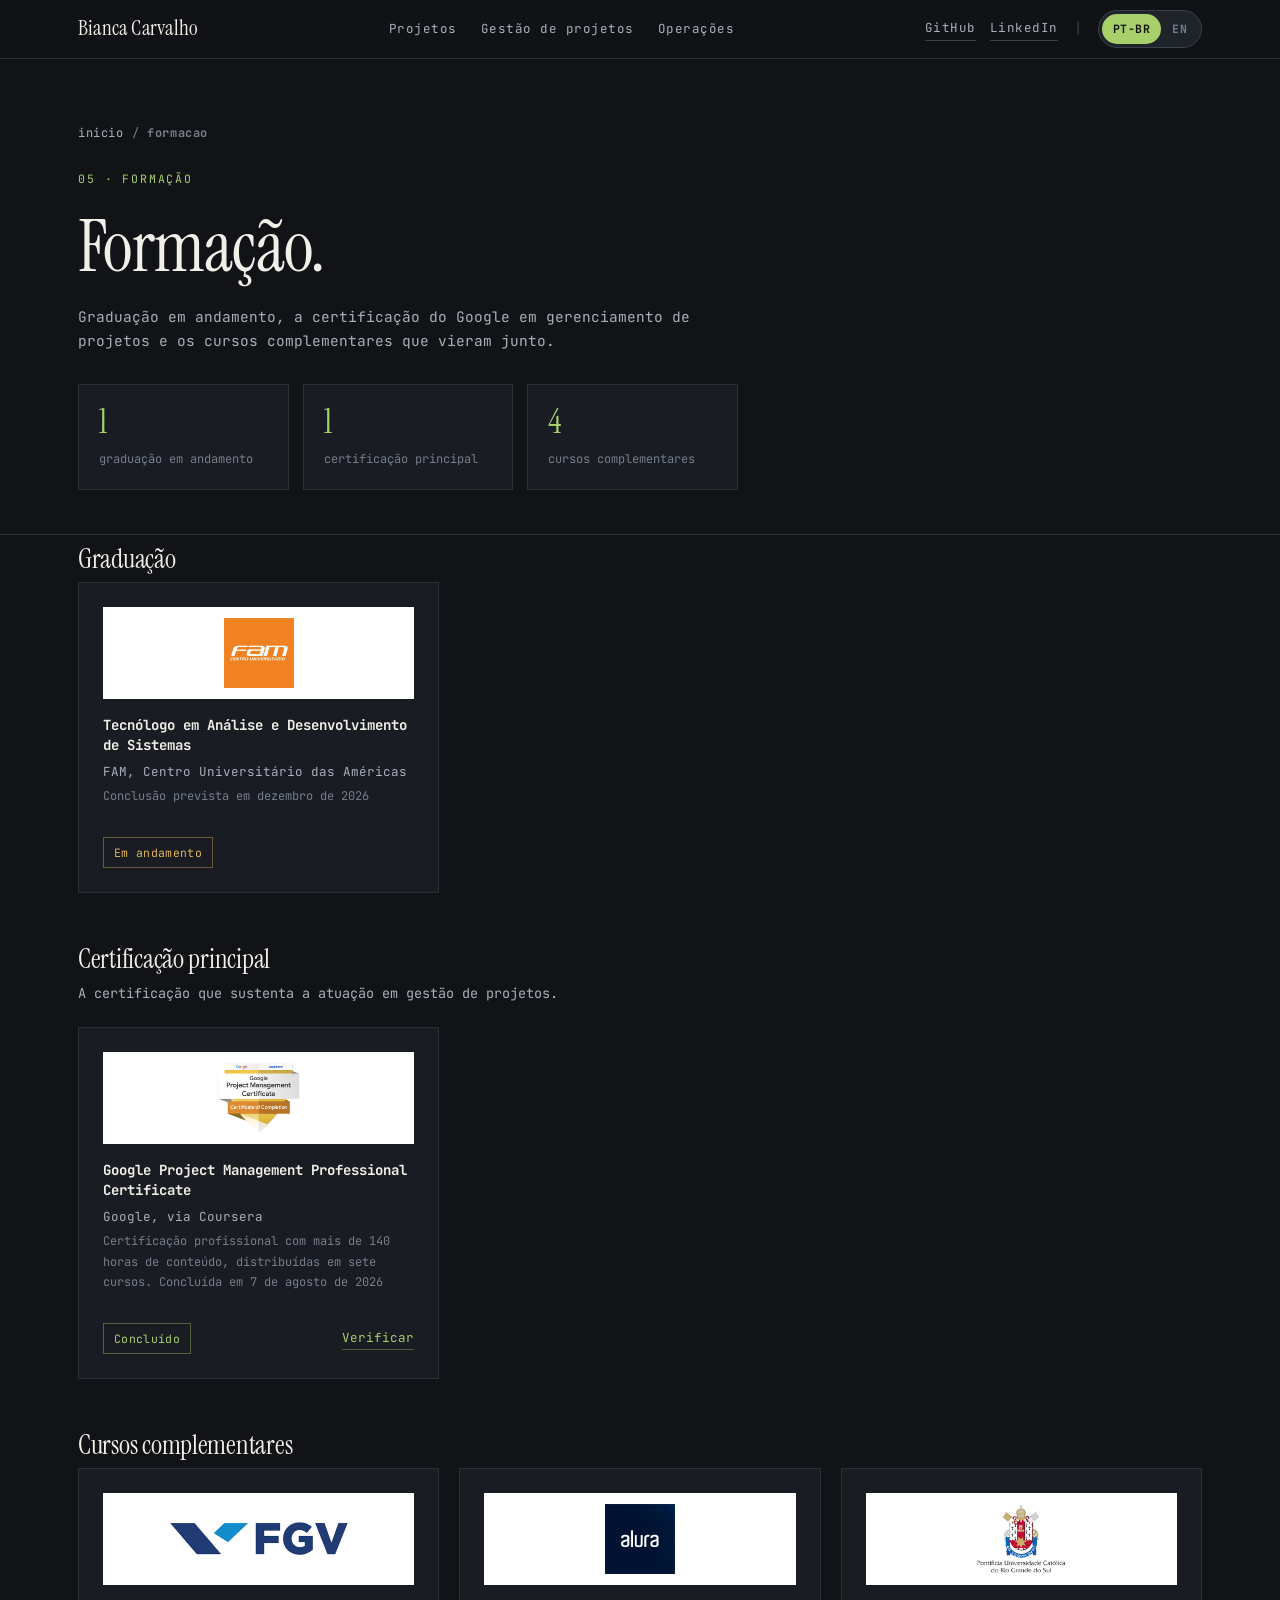
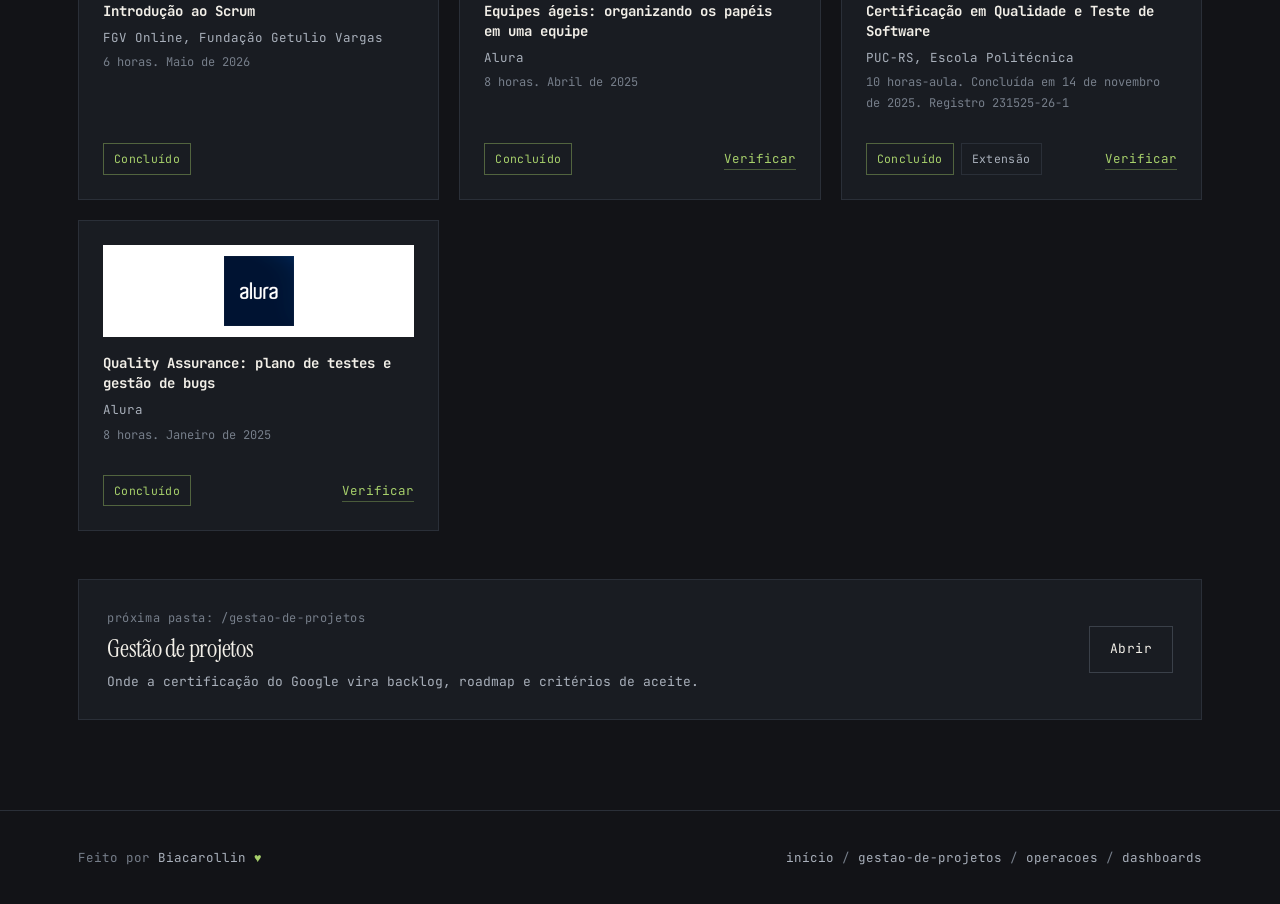
<file: formacao/index.html>
<!DOCTYPE html>
<html lang="pt-BR">
<head>
<meta charset="utf-8">
<meta name="viewport" content="width=device-width, initial-scale=1">
<title>Formação | Bianca Carvalho</title>
<meta name="description" content="Graduação, certificação em gerenciamento de projetos do Google e cursos complementares de Bianca Carvalho.">
<link rel="preconnect" href="https://fonts.googleapis.com">
<link rel="preconnect" href="https://fonts.gstatic.com" crossorigin>
<link href="https://fonts.googleapis.com/css2?family=Instrument+Serif:ital@0;1&family=JetBrains+Mono:wght@400;500;700&display=swap" rel="stylesheet">
<link rel="stylesheet" href="../assets/css/style.css">
<style>
  .summary { display: grid; grid-template-columns: repeat(3, 1fr); gap: 14px; margin-top: 30px; max-width: 660px; }
  .summary .stat .v { font-size: 34px; }
  @media (max-width: 760px) { .summary { grid-template-columns: 1fr; } }
</style>
</head>
<body>
<a class="skip" href="#conteudo" data-i18n="skip">Ir para o conteúdo</a>

<header class="nav" id="nav">
  <div class="wrap nav-in">
    <a class="brand" href="../">Bianca Carvalho</a>
    <nav class="nav-links" aria-label="Pastas">
      <a href="../#projetos" data-i18n="nav.all">Projetos</a>
      <a href="../gestao-de-projetos/" data-i18n="nav.pm">Gestão de projetos</a>
      <a href="../operacoes/" data-i18n="nav.op">Operações</a>
    </nav>
    <div class="nav-right">
      <div class="nav-ext">
        <a href="https://github.com/biacarollin" target="_blank" rel="noopener">GitHub</a>
        <a href="https://www.linkedin.com/in/biancacarvalhox" target="_blank" rel="noopener">LinkedIn</a>
      </div>
      <span class="nav-sep">|</span>
      <div class="lang" role="group" aria-label="Idioma">
        <span class="knob" aria-hidden="true"></span>
        <button type="button" data-lang="pt" class="active" onclick="setLang('pt')">PT-BR</button>
        <button type="button" data-lang="en" onclick="setLang('en')">EN</button>
      </div>
      <button class="nav-toggle" type="button" aria-label="Abrir menu" aria-expanded="false" onclick="toggleNav()">
        <svg viewBox="0 0 24 24" fill="none" stroke="currentColor" stroke-width="1.8" stroke-linecap="round"><path d="M4 7h16M4 12h16M4 17h16"/></svg>
      </button>
    </div>
  </div>
</header>

<main id="conteudo">
  <header class="case-head">
    <div class="wrap">
      <div class="crumbs"><a href="../">inicio</a><span>/</span><b>formacao</b></div>
      <span class="eyebrow green" data-i18n="h.eyebrow">05 · Formação</span>
      <h1 data-i18n="h.h1">Formação.</h1>
      <p class="lead" data-i18n="h.lead">Graduação em andamento, a certificação do Google em gerenciamento de projetos e os cursos complementares que vieram junto.</p>
      <div class="summary" data-i18n="h.summary">
        <div class="stat"><div class="v">1</div><div class="l">graduação em andamento</div></div>
        <div class="stat"><div class="v">1</div><div class="l">certificação principal</div></div>
        <div class="stat"><div class="v">4</div><div class="l">cursos complementares</div></div>
      </div>
    </div>
  </header>

  <div class="wrap case-body">

    <section class="cert-group">
      <h2 data-i18n="g1.h2">Graduação</h2>
      <div class="grid-3">
        <div class="edu">
          <div class="edu-logo"><img src="../assets/img/logo-fam.png" alt="FAM" class="sq"></div>
          <div data-i18n="c1">
            <h3>Tecnólogo em Análise e Desenvolvimento de Sistemas</h3>
            <div class="org">FAM, Centro Universitário das Américas</div>
            <div class="meta">Conclusão prevista em dezembro de 2026</div>
          </div>
          <div class="foot"><span class="tag amber" data-i18n="c1.tag">Em andamento</span></div>
        </div>
      </div>
    </section>

    <section class="cert-group">
      <h2 data-i18n="g2.h2">Certificação principal</h2>
      <p data-i18n="g2.p">A certificação que sustenta a atuação em gestão de projetos.</p>
      <div class="grid-3">
        <div class="edu">
          <div class="edu-logo"><img src="../assets/img/logo-google.png" alt="Google Project Management Certificate"></div>
          <div data-i18n="c2">
            <h3>Google Project Management Professional Certificate</h3>
            <div class="org">Google, via Coursera</div>
            <div class="meta">Certificação profissional com mais de 140 horas de conteúdo, distribuídas em sete cursos. Concluída em 7 de agosto de 2026</div>
          </div>
          <div class="foot"><span class="tag green" data-i18n="done">Concluído</span><a href="https://coursera.org/verify/professional-cert/7GO65ST2BDG8" target="_blank" rel="noopener" data-i18n="verify">Verificar</a></div>
        </div>
      </div>
    </section>

    <section class="cert-group">
      <h2 data-i18n="g3.h2">Cursos complementares</h2>
      <div class="grid-3">
        <div class="edu">
          <div class="edu-logo"><img src="../assets/img/logo-fgv.png" alt="FGV"></div>
          <div data-i18n="c3">
            <h3>Introdução ao Scrum</h3>
            <div class="org">FGV Online, Fundação Getulio Vargas</div>
            <div class="meta">6 horas. Maio de 2026</div>
          </div>
          <div class="foot"><span class="tag green" data-i18n="done">Concluído</span></div>
        </div>
        <div class="edu">
          <div class="edu-logo"><img src="../assets/img/logo-alura.png" alt="Alura" class="sq"></div>
          <div data-i18n="c4">
            <h3>Equipes ágeis: organizando os papéis em uma equipe</h3>
            <div class="org">Alura</div>
            <div class="meta">8 horas. Abril de 2025</div>
          </div>
          <div class="foot"><span class="tag green" data-i18n="done">Concluído</span><a href="https://cursos.alura.com.br/certificate/25c98c0f-d06c-4793-9524-276cac4749f6" target="_blank" rel="noopener" data-i18n="verify">Verificar</a></div>
        </div>
        <div class="edu">
          <div class="edu-logo"><img src="../assets/img/logo-pucrs.png" alt="PUC-RS"></div>
          <div data-i18n="c5">
            <h3>Certificação em Qualidade e Teste de Software</h3>
            <div class="org">PUC-RS, Escola Politécnica</div>
            <div class="meta">10 horas-aula. Concluída em 14 de novembro de 2025. Registro 231525-26-1</div>
          </div>
          <div class="foot"><span class="tags"><span class="tag green" data-i18n="done">Concluído</span><span class="tag" data-i18n="ext">Extensão</span></span><a href="https://educon.pucrs.br/validarcertificado" target="_blank" rel="noopener" data-i18n="verify">Verificar</a></div>
        </div>
        <div class="edu">
          <div class="edu-logo"><img src="../assets/img/logo-alura.png" alt="Alura" class="sq"></div>
          <div data-i18n="c6">
            <h3>Quality Assurance: plano de testes e gestão de bugs</h3>
            <div class="org">Alura</div>
            <div class="meta">8 horas. Janeiro de 2025</div>
          </div>
          <div class="foot"><span class="tag green" data-i18n="done">Concluído</span><a href="https://cursos.alura.com.br/certificate/38d1e64d-1589-40d3-aec4-c4c60dc5a6ae" target="_blank" rel="noopener" data-i18n="verify">Verificar</a></div>
        </div>
      </div>
    </section>

    <a class="next-folder" href="../gestao-de-projetos/">
      <div data-i18n="next">
        <span class="folder-path">próxima pasta: /gestao-de-projetos</span>
        <h3>Gestão de projetos</h3>
        <p>Onde a certificação do Google vira backlog, roadmap e critérios de aceite.</p>
      </div>
      <span class="btn" data-i18n="open">Abrir</span>
    </a>
  </div>
</main>

<footer class="footer">
  <div class="wrap footer-in">
    <span><span data-i18n="ft.made">Feito por</span> <a href="https://github.com/biacarollin" target="_blank" rel="noopener">Biacarollin</a> <span class="heart">♥</span></span>
    <span><a href="../" data-i18n="ft.home">início</a> / <a href="../gestao-de-projetos/">gestao-de-projetos</a> / <a href="../operacoes/">operacoes</a> / <a href="../dashboards/">dashboards</a></span>
  </div>
</footer>

<script>
  var TITLES = { pt: 'Formação | Bianca Carvalho', en: 'Education | Bianca Carvalho' };
  var EN = {
    'skip': 'Skip to content',
    'nav.all': 'Projects',
    'nav.pm': 'Project management',
    'nav.op': 'Operations',
    'h.eyebrow': '05 · Education',
    'h.h1': 'Education.',
    'h.lead': 'A degree in progress, the Google project management certificate and the complementary courses that came with it.',
    'h.summary': '<div class="stat"><div class="v">1</div><div class="l">degree in progress</div></div><div class="stat"><div class="v">1</div><div class="l">main certificate</div></div><div class="stat"><div class="v">4</div><div class="l">complementary courses</div></div>',
    'g1.h2': 'Degree',
    'c1': '<h3>Associate degree in Systems Analysis and Development</h3><div class="org">FAM, Centro Universitário das Américas</div><div class="meta">Expected completion in December 2026</div>',
    'c1.tag': 'In progress',
    'g2.h2': 'Main certificate',
    'g2.p': 'The certificate that underpins the move into project management.',
    'c2': '<h3>Google Project Management Professional Certificate</h3><div class="org">Google, via Coursera</div><div class="meta">Professional certificate with more than 140 hours of content across seven courses. Completed on 7 August 2026</div>',
    'g3.h2': 'Complementary courses',
    'c3': '<h3>Introduction to Scrum</h3><div class="org">FGV Online, Fundação Getulio Vargas</div><div class="meta">6 hours. May 2026</div>',
    'c4': '<h3>Agile teams: organizing the roles in a team</h3><div class="org">Alura</div><div class="meta">8 hours. April 2025</div>',
    'c5': '<h3>Software Quality and Testing Certificate</h3><div class="org">PUC-RS, Polytechnic School</div><div class="meta">10 class hours. Completed on 14 November 2025. Registration 231525-26-1</div>',
    'c6': '<h3>Quality Assurance: test plan and bug management</h3><div class="org">Alura</div><div class="meta">8 hours. January 2025</div>',
    'done': 'Completed',
    'ext': 'Extension course',
    'verify': 'Verify',
    'next': '<span class="folder-path">next folder: /gestao-de-projetos</span><h3>Project management</h3><p>Where the Google certificate turns into backlog, roadmap and acceptance criteria.</p>',
    'open': 'Open',
    'ft.made': 'Made by',
    'ft.home': 'home'
  };
</script>
<script src="../assets/js/site.js"></script>
</body>
</html>
</file>
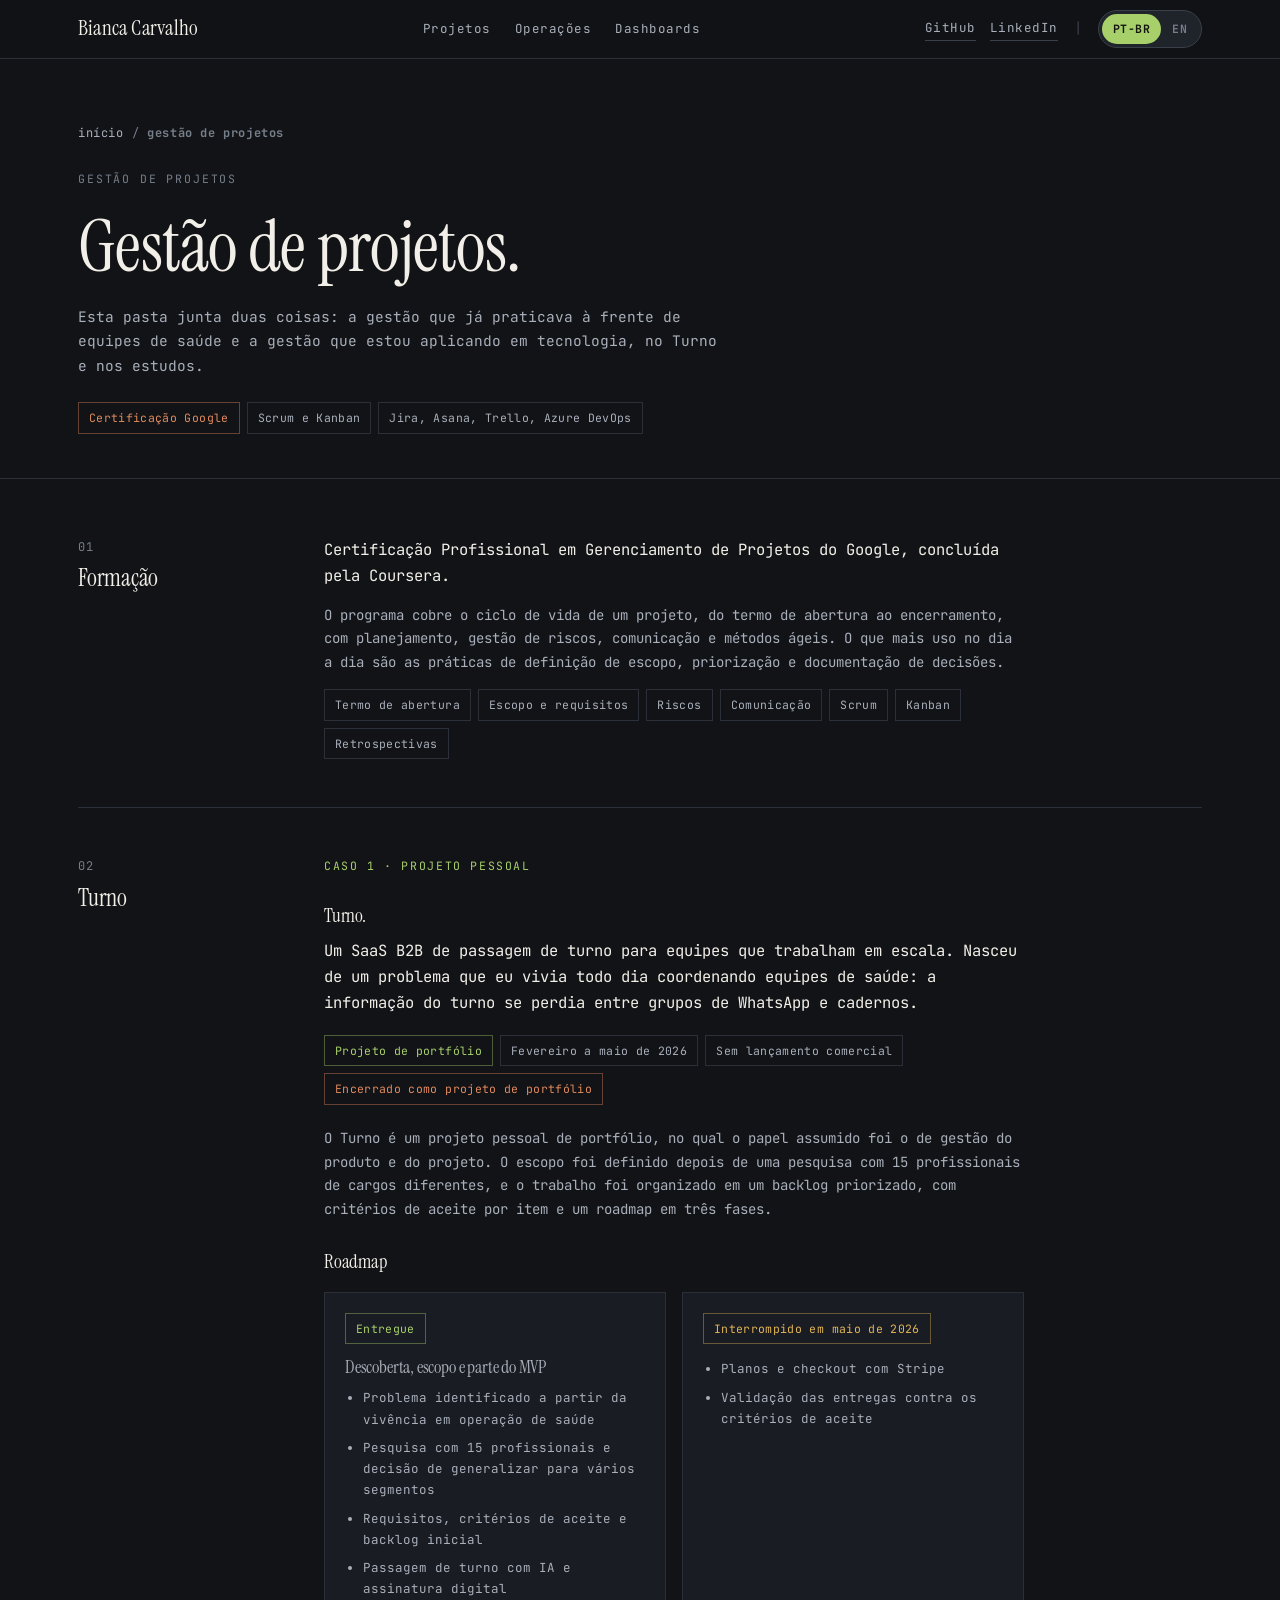
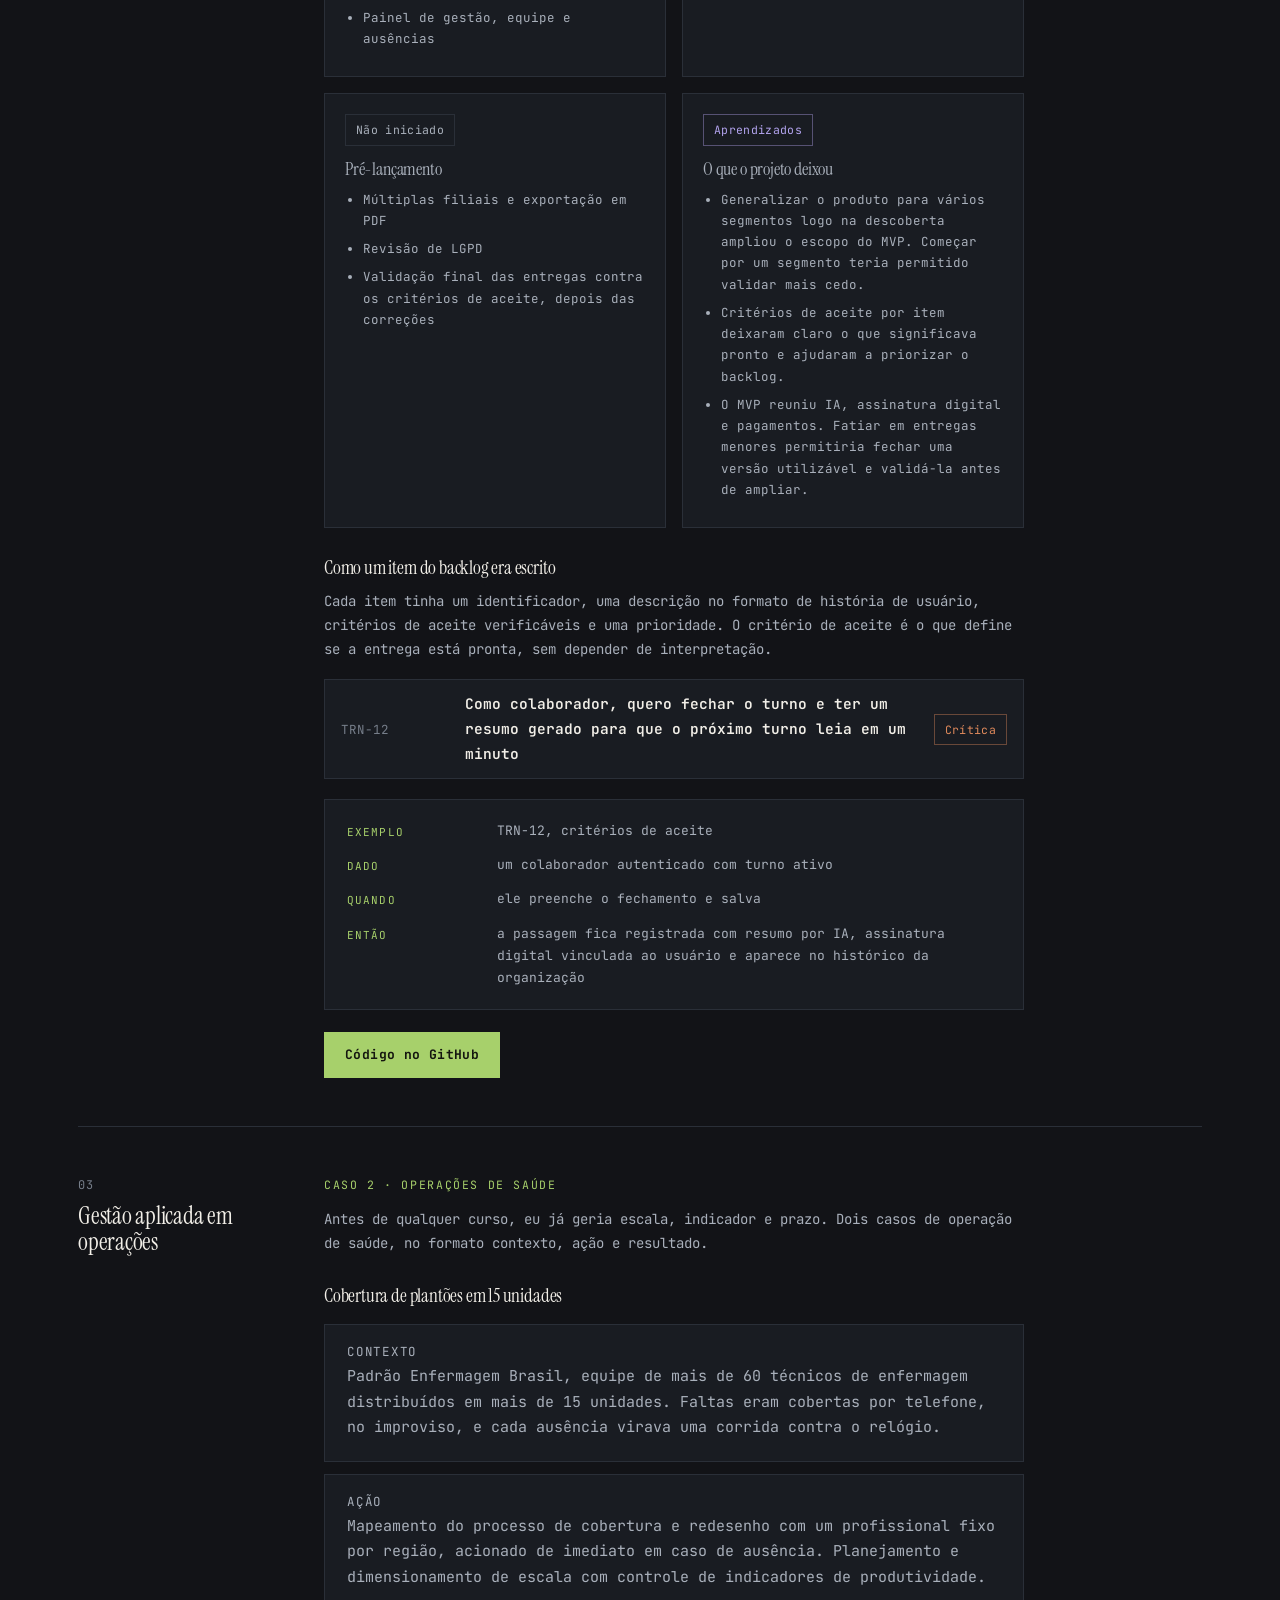
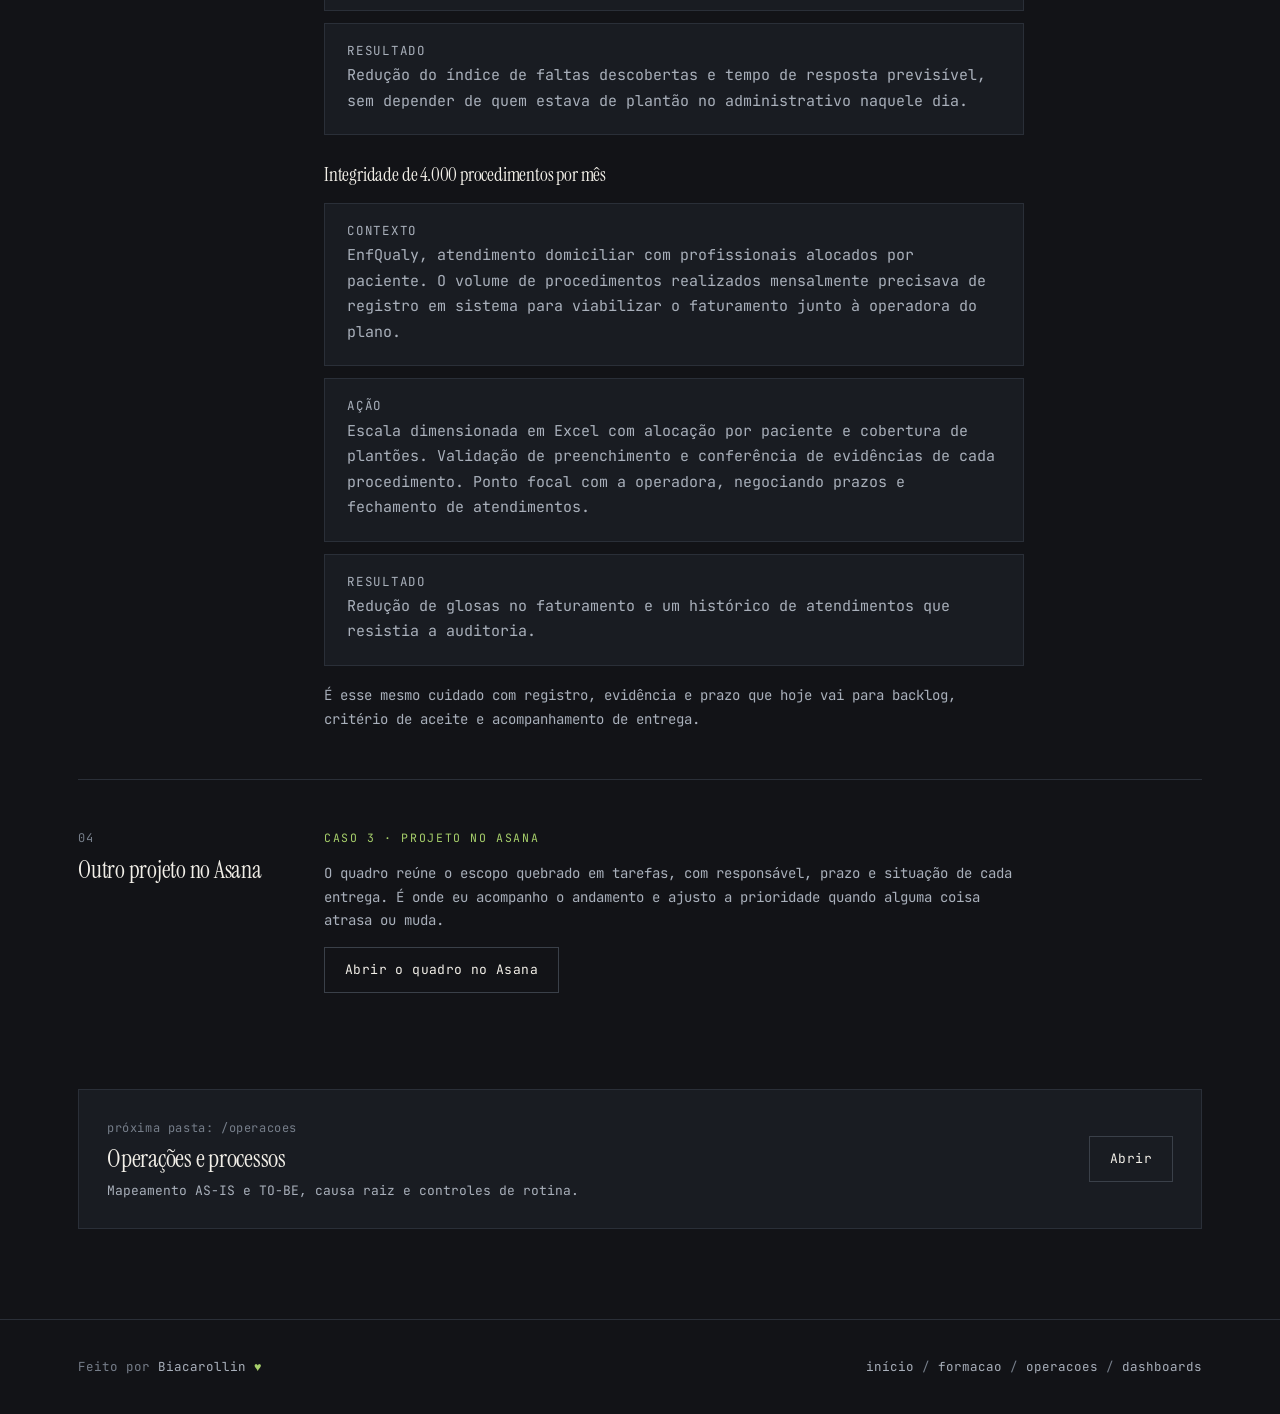
<file: gestao-de-projetos/index.html>
<!DOCTYPE html>
<html lang="pt-BR">
<head>
<meta charset="utf-8">
<meta name="viewport" content="width=device-width, initial-scale=1">
<title>Gestão de projetos | Bianca Carvalho</title>
<meta name="description" content="Pasta de gestão de projetos de Bianca Carvalho: backlog e roadmap do Turno, certificação do Google e gestão aplicada em operações de saúde.">
<link rel="preconnect" href="https://fonts.googleapis.com">
<link rel="preconnect" href="https://fonts.gstatic.com" crossorigin>
<link href="https://fonts.googleapis.com/css2?family=Instrument+Serif:ital@0;1&family=JetBrains+Mono:wght@400;500;700&display=swap" rel="stylesheet">
<link rel="stylesheet" href="../assets/css/style.css">
<style>
  .car { display: grid; grid-template-columns: 1fr; gap: 12px; margin: 18px 0; }
  .car .card { padding: 18px 20px; }
  .car h4 { font-size: 12.5px; letter-spacing: 0.06em; text-transform: uppercase; color: var(--warm-ink); margin-bottom: 6px; }
  .car p { font-size: 15px; margin: 0; }
  .backlog { display: grid; grid-template-columns: 1fr; gap: 10px; margin: 18px 0; }
  .item { display: grid; grid-template-columns: 110px 1fr auto; gap: 14px; align-items: center; padding: 12px 16px; background: var(--surface); border: 1px solid var(--line); border-radius: var(--radius-sm); font-size: 14.5px; }
  .item .id { font-family: var(--mono); font-size: 12.5px; color: var(--ink-3); }
  .item .t { color: var(--ink); font-weight: 600; }
  .case-label { display: block; font-size: 11.5px; letter-spacing: 0.14em; text-transform: uppercase; color: var(--green); margin-bottom: 14px; }
  .case-title { font-size: 34px; margin-bottom: 14px; }
  .phases.four { grid-template-columns: repeat(2, 1fr); }
  .phases.four .phase li { font-size: 12.5px; }
  @media (max-width: 720px) { .item { grid-template-columns: 1fr; gap: 6px; } }
  @media (max-width: 960px) { .phases.four { grid-template-columns: 1fr; } }
</style>
</head>
<body>
<a class="skip" href="#conteudo" data-i18n="skip">Ir para o conteúdo</a>


<header class="nav" id="nav">
  <div class="wrap nav-in">
    <a class="brand" href="../">Bianca Carvalho</a>
    <nav class="nav-links" aria-label="Pastas">
      <a href="../#projetos" data-i18n="nav.all">Projetos</a>
      <a href="../operacoes/" data-i18n="nav.op">Operações</a>
      <a href="../dashboards/" data-i18n="nav.dash">Dashboards</a>
    </nav>
    <div class="nav-right">
      <div class="nav-ext">
        <a href="https://github.com/biacarollin" target="_blank" rel="noopener">GitHub</a>
        <a href="https://www.linkedin.com/in/biancacarvalhox" target="_blank" rel="noopener">LinkedIn</a>
      </div>
      <span class="nav-sep">|</span>
      <div class="lang" role="group" aria-label="Idioma">
        <span class="knob" aria-hidden="true"></span>
        <button type="button" data-lang="pt" class="active" onclick="setLang('pt')">PT-BR</button>
        <button type="button" data-lang="en" onclick="setLang('en')">EN</button>
      </div>
      <button class="nav-toggle" type="button" aria-label="Abrir menu" aria-expanded="false" onclick="toggleNav()">
        <svg viewBox="0 0 24 24" fill="none" stroke="currentColor" stroke-width="1.8" stroke-linecap="round"><path d="M4 7h16M4 12h16M4 17h16"/></svg>
      </button>
    </div>
  </div>
</header>

<main id="conteudo">
  <header class="case-head">
    <div class="wrap">
      <div class="crumbs"><a href="../">início</a><span>/</span><b>gestão de projetos</b></div>
      <span class="eyebrow warm" data-i18n="h.eyebrow">Gestão de projetos</span>
      <h1 data-i18n="h.h1">Gestão de projetos.</h1>
      <p class="lead" data-i18n="h.lead">Esta pasta junta duas coisas: a gestão que já praticava à frente de equipes de saúde e a gestão que estou aplicando em tecnologia, no Turno e nos estudos.</p>
      <div class="tags" data-i18n="h.tags">
        <span class="tag warm">Certificação Google</span>
        <span class="tag">Scrum e Kanban</span>
        <span class="tag">Jira, Asana, Trello, Azure DevOps</span>
      </div>
    </div>
  </header>

  <div class="wrap case-body">

    <section class="case-section">
      <div class="case-num"><div class="n">01</div><h2 data-i18n="s1.h2">Formação</h2></div>
      <div class="case-content" data-i18n="s1">
        <p class="lede">Certificação Profissional em Gerenciamento de Projetos do Google, concluída pela Coursera.</p>
        <p>O programa cobre o ciclo de vida de um projeto, do termo de abertura ao encerramento, com planejamento, gestão de riscos, comunicação e métodos ágeis. O que mais uso no dia a dia são as práticas de definição de escopo, priorização e documentação de decisões.</p>
        <div class="tags">
          <span class="tag">Termo de abertura</span><span class="tag">Escopo e requisitos</span><span class="tag">Riscos</span><span class="tag">Comunicação</span><span class="tag">Scrum</span><span class="tag">Kanban</span><span class="tag">Retrospectivas</span>
        </div>
      </div>
    </section>

    <section class="case-section" id="turno">
      <div class="case-num"><div class="n">02</div><h2 data-i18n="s2.h2">Turno</h2></div>
      <div class="case-content" data-i18n="s2">
        <span class="case-label">Caso 1 · Projeto pessoal</span>
        <h3 class="case-title">Turno.</h3>
        <p class="lede">Um SaaS B2B de passagem de turno para equipes que trabalham em escala. Nasceu de um problema que eu vivia todo dia coordenando equipes de saúde: a informação do turno se perdia entre grupos de WhatsApp e cadernos.</p>
        <div class="tags" style="margin: 18px 0 22px">
          <span class="tag green">Projeto de portfólio</span>
          <span class="tag">Fevereiro a maio de 2026</span>
          <span class="tag">Sem lançamento comercial</span>
          <span class="tag warm">Encerrado como projeto de portfólio</span>
        </div>

        <p>O Turno é um projeto pessoal de portfólio, no qual o papel assumido foi o de gestão do produto e do projeto. O escopo foi definido depois de uma pesquisa com 15 profissionais de cargos diferentes, e o trabalho foi organizado em um backlog priorizado, com critérios de aceite por item e um roadmap em três fases.</p>

        <h3>Roadmap</h3>
        <div class="phases four">
          <div class="phase">
            <span class="tag green">Entregue</span>
            <h4>Descoberta, escopo e parte do MVP</h4>
            <ul>
              <li>Problema identificado a partir da vivência em operação de saúde</li>
              <li>Pesquisa com 15 profissionais e decisão de generalizar para vários segmentos</li>
              <li>Requisitos, critérios de aceite e backlog inicial</li>
              <li>Passagem de turno com IA e assinatura digital</li>
              <li>Painel de gestão, equipe e ausências</li>
            </ul>
          </div>
          <div class="phase">
            <span class="tag amber">Interrompido em maio de 2026</span>
            <ul>
              <li>Planos e checkout com Stripe</li>
              <li>Validação das entregas contra os critérios de aceite</li>
            </ul>
          </div>
          <div class="phase">
            <span class="tag">Não iniciado</span>
            <h4>Pré-lançamento</h4>
            <ul>
              <li>Múltiplas filiais e exportação em PDF</li>
              <li>Revisão de LGPD</li>
              <li>Validação final das entregas contra os critérios de aceite, depois das correções</li>
            </ul>
          </div>
          <div class="phase">
            <span class="tag lilac">Aprendizados</span>
            <h4>O que o projeto deixou</h4>
            <ul>
              <li>Generalizar o produto para vários segmentos logo na descoberta ampliou o escopo do MVP. Começar por um segmento teria permitido validar mais cedo.</li>
              <li>Critérios de aceite por item deixaram claro o que significava pronto e ajudaram a priorizar o backlog.</li>
              <li>O MVP reuniu IA, assinatura digital e pagamentos. Fatiar em entregas menores permitiria fechar uma versão utilizável e validá-la antes de ampliar.</li>
            </ul>
          </div>
        </div>

        <h3>Como um item do backlog era escrito</h3>
        <p>Cada item tinha um identificador, uma descrição no formato de história de usuário, critérios de aceite verificáveis e uma prioridade. O critério de aceite é o que define se a entrega está pronta, sem depender de interpretação.</p>
        <div class="backlog">
          <div class="item"><span class="id">TRN-12</span><span class="t">Como colaborador, quero fechar o turno e ter um resumo gerado para que o próximo turno leia em um minuto</span><span class="tag warm">Crítica</span></div>
        </div>
        <dl class="kv">
          <dt>Exemplo</dt><dd>TRN-12, critérios de aceite</dd>
          <dt>Dado</dt><dd>um colaborador autenticado com turno ativo</dd>
          <dt>Quando</dt><dd>ele preenche o fechamento e salva</dd>
          <dt>Então</dt><dd>a passagem fica registrada com resumo por IA, assinatura digital vinculada ao usuário e aparece no histórico da organização</dd>
        </dl>
        <p style="margin-top: 22px"><a class="btn btn-solid" href="https://github.com/biacarollin/Turno" target="_blank" rel="noopener">Código no GitHub</a></p>
      </div>
    </section>
    <section class="case-section">
      <div class="case-num"><div class="n">03</div><h2 data-i18n="s3.h2">Gestão aplicada em operações</h2></div>
      <div class="case-content" data-i18n="s3">
        <span class="case-label">Caso 2 · Operações de saúde</span>
        <p>Antes de qualquer curso, eu já geria escala, indicador e prazo. Dois casos de operação de saúde, no formato contexto, ação e resultado.</p>

        <h3>Cobertura de plantões em 15 unidades</h3>
        <div class="car">
          <div class="panel"><h4>Contexto</h4><p>Padrão Enfermagem Brasil, equipe de mais de 60 técnicos de enfermagem distribuídos em mais de 15 unidades. Faltas eram cobertas por telefone, no improviso, e cada ausência virava uma corrida contra o relógio.</p></div>
          <div class="panel"><h4>Ação</h4><p>Mapeamento do processo de cobertura e redesenho com um profissional fixo por região, acionado de imediato em caso de ausência. Planejamento e dimensionamento de escala com controle de indicadores de produtividade.</p></div>
          <div class="panel"><h4>Resultado</h4><p>Redução do índice de faltas descobertas e tempo de resposta previsível, sem depender de quem estava de plantão no administrativo naquele dia.</p></div>
        </div>

        <h3>Integridade de 4.000 procedimentos por mês</h3>
        <div class="car">
          <div class="panel"><h4>Contexto</h4><p>EnfQualy, atendimento domiciliar com profissionais alocados por paciente. O volume de procedimentos realizados mensalmente precisava de registro em sistema para viabilizar o faturamento junto à operadora do plano.</p></div>
          <div class="panel"><h4>Ação</h4><p>Escala dimensionada em Excel com alocação por paciente e cobertura de plantões. Validação de preenchimento e conferência de evidências de cada procedimento. Ponto focal com a operadora, negociando prazos e fechamento de atendimentos.</p></div>
          <div class="panel"><h4>Resultado</h4><p>Redução de glosas no faturamento e um histórico de atendimentos que resistia a auditoria.</p></div>
        </div>

        <p>É esse mesmo cuidado com registro, evidência e prazo que hoje vai para backlog, critério de aceite e acompanhamento de entrega.</p>
      </div>
    </section>

    <section class="case-section">
      <div class="case-num"><div class="n">04</div><h2 data-i18n="s4.h2">Outro projeto no Asana</h2></div>
      <div class="case-content" data-i18n="s4">
        <span class="case-label">Caso 3 · Projeto no Asana</span>
        <p>O quadro reúne o escopo quebrado em tarefas, com responsável, prazo e situação de cada entrega. É onde eu acompanho o andamento e ajusto a prioridade quando alguma coisa atrasa ou muda.</p>
        <a class="btn" href="https://app.asana.com/1/1219599616492560/project/1219602537917249/list/1219602482870573" target="_blank" rel="noopener" data-i18n="asana.btn">Abrir o quadro no Asana</a>
      </div>
    </section>

    <a class="next-folder" href="../operacoes/">
      <div data-i18n="next">
        <span class="folder-path">próxima pasta: /operacoes</span>
        <h3>Operações e processos</h3>
        <p>Mapeamento AS-IS e TO-BE, causa raiz e controles de rotina.</p>
      </div>
      <span class="btn" data-i18n="open">Abrir</span>
    </a>
  </div>
</main>

<footer class="footer">
  <div class="wrap footer-in">
    <span><span data-i18n="ft.made">Feito por</span> <a href="https://github.com/biacarollin" target="_blank" rel="noopener">Biacarollin</a> <span class="heart">♥</span></span>
    <span><a href="../" data-i18n="ft.home">início</a> / <a href="../formacao/">formacao</a> / <a href="../operacoes/">operacoes</a> / <a href="../dashboards/">dashboards</a></span>
  </div>
</footer>

<script>
  var TITLES = { pt: 'Gestão de projetos | Bianca Carvalho', en: 'Project management | Bianca Carvalho' };
  var EN = {
    'skip': 'Skip to content',
    'nav.all': 'Projects',
    'nav.pm': 'Project management',
    'nav.op': 'Operations',
    'nav.dash': 'Dashboards',
    'h.eyebrow': 'Project management',
    'h.h1': 'Project management.',
    'h.lead': 'This folder brings two things together: the management I already practiced coordinating healthcare teams, and the management I am now applying in technology, on Turno and in my studies.',
    'h.tags': '<span class="tag warm">Google certificate</span><span class="tag">Scrum and Kanban</span><span class="tag">Jira, Asana, Trello, Azure DevOps</span>',
    's1.h2': 'Education',
    's1': '<p class="lede">Google Project Management Professional Certificate, completed through Coursera.</p><p>The program covers the life cycle of a project, from charter to closing, with planning, risk management, communication and agile methods. What I use most day to day are the practices for defining scope, prioritizing and documenting decisions.</p><div class="tags"><span class="tag">Project charter</span><span class="tag">Scope and requirements</span><span class="tag">Risks</span><span class="tag">Communication</span><span class="tag">Scrum</span><span class="tag">Kanban</span><span class="tag">Retrospectives</span></div>',
    's2.h2': 'Turno',
    'asana.btn': 'Open the board on Asana',
    's2': '<span class="case-label">Case 1 · Personal project</span><h3 class="case-title">Turno.</h3><p class="lede">A B2B SaaS for shift handover, built for teams that work in shifts. It came from a problem I faced every day coordinating healthcare teams: shift information got lost between WhatsApp groups and paper notebooks.</p><div class="tags" style="margin: 18px 0 22px"><span class="tag green">Portfolio project</span><span class="tag">February to May 2026</span><span class="tag">No commercial launch</span><span class="tag warm">Closed as a portfolio project</span></div><p>Turno is a personal portfolio project in which the role taken on was product and project management. The scope was defined after research with 15 professionals in different roles, and the work was organized in a prioritized backlog, with acceptance criteria per item and a three-phase roadmap.</p><h3>Roadmap</h3><div class="phases four"><div class="phase"><span class="tag green">Delivered</span><h4>Discovery, scope and part of the MVP</h4><ul><li>Problem identified from experience in healthcare operations</li><li>Research with 15 professionals and the decision to generalize to several segments</li><li>Requirements, acceptance criteria and initial backlog</li><li>Shift handover with AI and digital signature</li><li>Management, team and absence dashboard</li></ul></div><div class="phase"><span class="tag amber">Stopped in May 2026</span><ul><li>Plans and checkout with Stripe</li><li>Validation of deliveries against the acceptance criteria</li></ul></div><div class="phase"><span class="tag">Not started</span><h4>Pre-launch</h4><ul><li>Multiple branches and PDF export</li><li>LGPD (Brazilian data protection law) review</li><li>Final validation of deliveries against the acceptance criteria, after the fixes</li></ul></div><div class="phase"><span class="tag lilac">Lessons</span><h4>What the project left behind</h4><ul><li>Generalizing the product to several segments right at discovery widened the MVP scope. Starting with one segment would have allowed earlier validation.</li><li>Acceptance criteria per item made it clear what done meant and helped prioritize the backlog.</li><li>The MVP brought together AI, digital signature and payments. Slicing it into smaller deliveries would have allowed closing a usable version and validating it before expanding.</li></ul></div></div><h3>How a backlog item was written</h3><p>Each item had an identifier, a description in user story format, verifiable acceptance criteria and a priority. The acceptance criteria define whether a delivery is done, with no room for interpretation.</p><div class="backlog"><div class="item"><span class="id">TRN-12</span><span class="t">As a collaborator, I want to close my shift and have a summary generated so the next shift can read it in one minute</span><span class="tag warm">Critical</span></div></div><dl class="kv"><dt>Example</dt><dd>TRN-12, acceptance criteria</dd><dt>Given</dt><dd>an authenticated collaborator with an active shift</dd><dt>When</dt><dd>they fill in the shift close and save</dd><dt>Then</dt><dd>the handover is recorded with an AI summary and a digital signature linked to the user, and appears in the organization history</dd></dl><p style="margin-top: 22px"><a class="btn btn-solid" href="https://github.com/biacarollin/Turno" target="_blank" rel="noopener">Code on GitHub</a></p>',
    's3.h2': 'Management applied in operations',
    's3': '<span class="case-label">Case 2 · Healthcare operations</span><p>Before any course, I was already managing schedules, indicators and deadlines. Two cases from healthcare operations, in the context, action and result format.</p><h3>Shift coverage across 15 units</h3><div class="car"><div class="panel"><h4>Context</h4><p>Padrão Enfermagem Brasil, a team of more than 60 nursing technicians spread across more than 15 units. Absences were covered by phone, improvised, and each one became a race against the clock.</p></div><div class="panel"><h4>Action</h4><p>Mapped the coverage process and redesigned it with a fixed professional per region, called immediately in case of absence. Shift planning and sizing with productivity indicators.</p></div><div class="panel"><h4>Result</h4><p>Fewer uncovered absences and a predictable response time, no longer depending on who was on duty in the office that day.</p></div></div><h3>Data integrity for 4,000 procedures a month</h3><div class="car"><div class="panel"><h4>Context</h4><p>EnfQualy, home care with professionals assigned per patient. The volume of procedures performed each month needed to be recorded in the system to enable billing to the health plan operator.</p></div><div class="panel"><h4>Action</h4><p>Schedule sized in Excel with assignment per patient and shift coverage. Validation of records and checking of evidence for each procedure. Point of contact with the operator, negotiating deadlines and closing visits.</p></div><div class="panel"><h4>Result</h4><p>Fewer billing rejections and a history of visits that stood up to audit.</p></div></div><p>It is the same care with records, evidence and deadlines that now goes into backlog items, acceptance criteria and delivery tracking.</p>',
    's4.h2': 'Another project on Asana',
    's4': '<span class="case-label">Case 3 · Project on Asana</span><p>The board holds the scope broken into tasks, with an owner, a due date and a status for each delivery. It is where I follow progress and reset priorities when something slips or changes.</p>',
    'next': '<span class="folder-path">next folder: /operacoes</span><h3>Operations and process</h3><p>As-is and to-be mapping, root cause and day-to-day controls.</p>',
    'open': 'Open',
    'ft.made': 'Made by',
    'ft.home': 'home'
  };
</script>
<script src="../assets/js/site.js"></script>
</body>
</html>
</file>
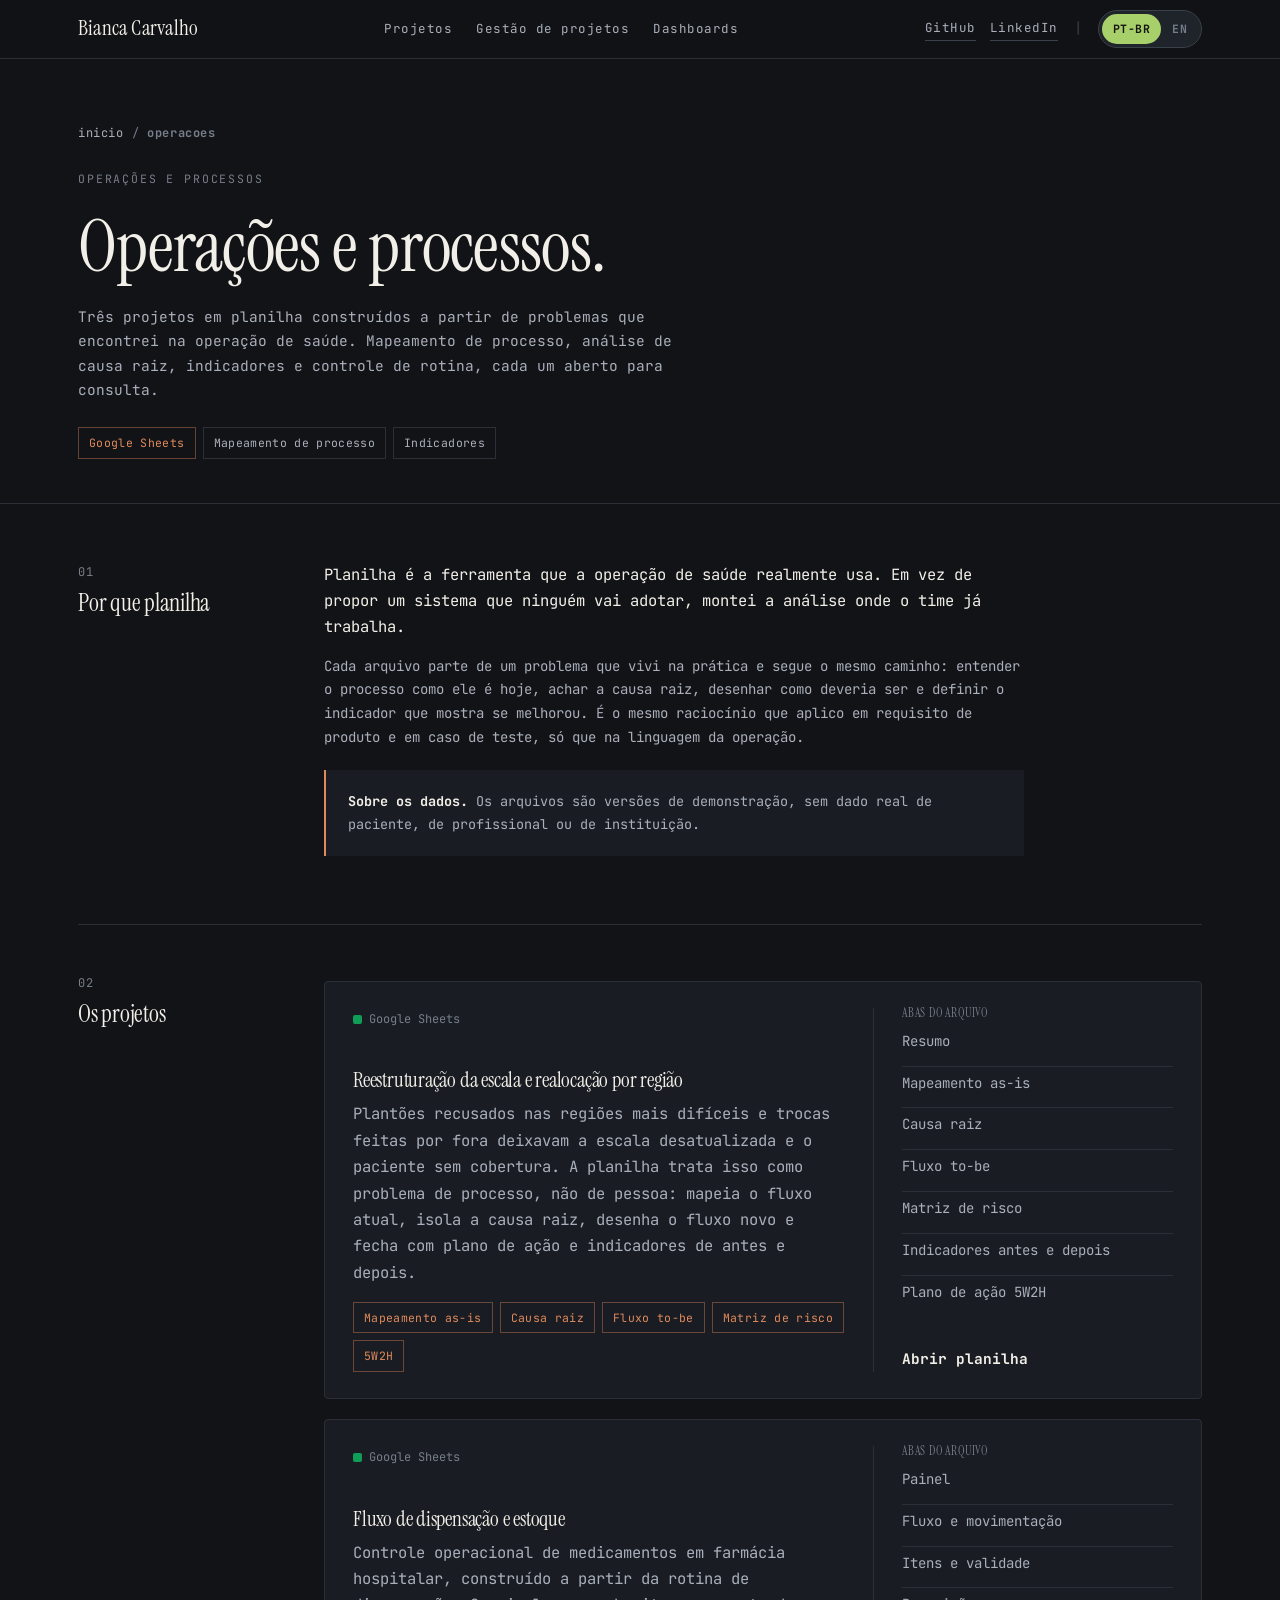
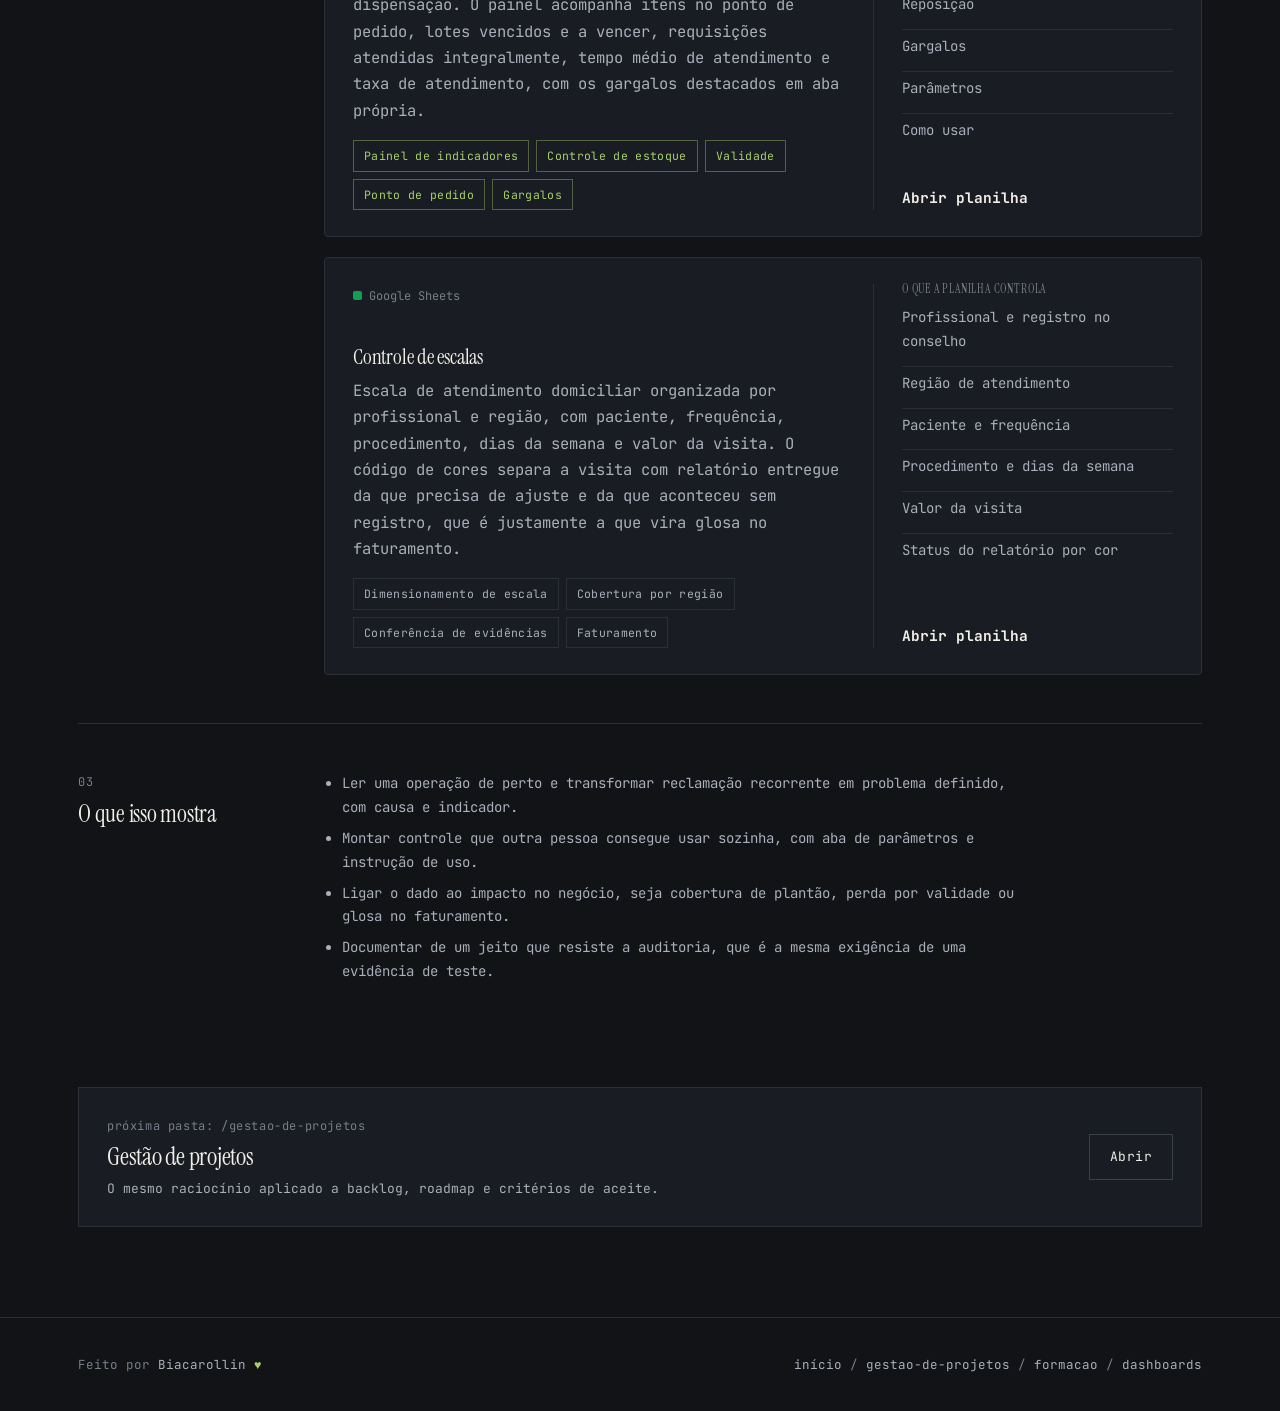
<file: operacoes/index.html>
<!DOCTYPE html>
<html lang="pt-BR">
<head>
<meta charset="utf-8">
<meta name="viewport" content="width=device-width, initial-scale=1">
<title>Operações e processos | Bianca Carvalho</title>
<meta name="description" content="Projetos de operação e processo em planilha: reestruturação de escala, fluxo de dispensação e estoque e controle de escalas.">
<link rel="preconnect" href="https://fonts.googleapis.com">
<link rel="preconnect" href="https://fonts.gstatic.com" crossorigin>
<link href="https://fonts.googleapis.com/css2?family=Instrument+Serif:ital@0;1&family=JetBrains+Mono:wght@400;500;700&display=swap" rel="stylesheet">
<link rel="stylesheet" href="../assets/css/style.css">
<style>
  .case-content.wide { max-width: none; }
  .sheets { display: grid; gap: 20px; margin: 8px 0 0; }
  .sheet {
    display: grid; grid-template-columns: 1fr 300px; gap: 28px;
    padding: 26px 28px; background: var(--surface); border: 1px solid var(--line);
    border-radius: var(--radius); color: var(--ink);
    transition: transform 0.15s, box-shadow 0.15s, border-color 0.15s;
  }
  .sheet:hover { text-decoration: none; transform: translateY(-3px); box-shadow: var(--shadow); border-color: var(--line-2); }
  .sheet-kind {
    display: inline-flex; align-items: center; gap: 7px;
    font-family: var(--mono); font-size: 12px; color: var(--ink-3); margin-bottom: 10px;
  }
  .sheet-kind i { width: 9px; height: 9px; border-radius: 2px; background: #0f9d58; display: inline-block; }
  .sheet h3 { font-size: 21px; margin-bottom: 10px; }
  .sheet p { color: var(--ink-2); font-size: 15.5px; }
  .sheet .tags { margin-top: 16px; }
  .sheet-side { border-left: 1px solid var(--line); padding-left: 28px; display: flex; flex-direction: column; }
  .sheet-side h4 { font-size: 11.5px; letter-spacing: 0.07em; text-transform: uppercase; color: var(--ink-3); margin-bottom: 10px; }
  .sheet-side ul { list-style: none; padding: 0; margin: 0; }
  .sheet-side li { font-size: 14px; color: var(--ink-2); padding: 5px 0; border-top: 1px solid var(--line); }
  .sheet-side li:first-child { border-top: none; padding-top: 0; }
  .sheet-open { margin-top: auto; padding-top: 16px; font-weight: 700; font-size: 14.5px; color: var(--blue-ink); }
  @media (max-width: 820px) {
    .sheet { grid-template-columns: 1fr; gap: 20px; }
    .sheet-side { border-left: none; border-top: 1px solid var(--line); padding-left: 0; padding-top: 18px; }
  }
</style>
</head>
<body>
<a class="skip" href="#conteudo" data-i18n="skip">Ir para o conteúdo</a>


<header class="nav" id="nav">
  <div class="wrap nav-in">
    <a class="brand" href="../">Bianca Carvalho</a>
    <nav class="nav-links" aria-label="Pastas">
      <a href="../#projetos" data-i18n="nav.all">Projetos</a>
      <a href="../gestao-de-projetos/" data-i18n="nav.pm">Gestão de projetos</a>
      <a href="../dashboards/" data-i18n="nav.dash">Dashboards</a>
    </nav>
    <div class="nav-right">
      <div class="nav-ext">
        <a href="https://github.com/biacarollin" target="_blank" rel="noopener">GitHub</a>
        <a href="https://www.linkedin.com/in/biancacarvalhox" target="_blank" rel="noopener">LinkedIn</a>
      </div>
      <span class="nav-sep">|</span>
      <div class="lang" role="group" aria-label="Idioma">
        <span class="knob" aria-hidden="true"></span>
        <button type="button" data-lang="pt" class="active" onclick="setLang('pt')">PT-BR</button>
        <button type="button" data-lang="en" onclick="setLang('en')">EN</button>
      </div>
      <button class="nav-toggle" type="button" aria-label="Abrir menu" aria-expanded="false" onclick="toggleNav()">
        <svg viewBox="0 0 24 24" fill="none" stroke="currentColor" stroke-width="1.8" stroke-linecap="round"><path d="M4 7h16M4 12h16M4 17h16"/></svg>
      </button>
    </div>
  </div>
</header>

<main id="conteudo">
  <header class="case-head">
    <div class="wrap">
      <div class="crumbs"><a href="../">inicio</a><span>/</span><b>operacoes</b></div>
      <span class="eyebrow warm" data-i18n="h.eyebrow">Operações e processos</span>
      <h1 data-i18n="h.h1">Operações e processos.</h1>
      <p class="lead" data-i18n="h.lead">Três projetos em planilha construídos a partir de problemas que encontrei na operação de saúde. Mapeamento de processo, análise de causa raiz, indicadores e controle de rotina, cada um aberto para consulta.</p>
      <div class="tags" data-i18n="h.tags">
        <span class="tag warm">Google Sheets</span>
        <span class="tag">Mapeamento de processo</span>
        <span class="tag">Indicadores</span>
      </div>
    </div>
  </header>

  <div class="wrap case-body">

    <section class="case-section">
      <div class="case-num"><div class="n">01</div><h2 data-i18n="s1.h2">Por que planilha</h2></div>
      <div class="case-content" data-i18n="s1">
        <p class="lede">Planilha é a ferramenta que a operação de saúde realmente usa. Em vez de propor um sistema que ninguém vai adotar, montei a análise onde o time já trabalha.</p>
        <p>Cada arquivo parte de um problema que vivi na prática e segue o mesmo caminho: entender o processo como ele é hoje, achar a causa raiz, desenhar como deveria ser e definir o indicador que mostra se melhorou. É o mesmo raciocínio que aplico em requisito de produto e em caso de teste, só que na linguagem da operação.</p>
        <div class="callout warm">
          <p><strong>Sobre os dados.</strong> Os arquivos são versões de demonstração, sem dado real de paciente, de profissional ou de instituição.</p>
        </div>
      </div>
    </section>

    <section class="case-section">
      <div class="case-num"><div class="n">02</div><h2 data-i18n="s2.h2">Os projetos</h2></div>
      <div class="case-content wide">
        <div class="sheets">

          <a class="sheet" href="https://docs.google.com/spreadsheets/d/1c-4DjBrxhoG7RFZ2Mw43M-eR1r2AP18AdmqBToT4tbA/edit?usp=sharing" target="_blank" rel="noopener">
            <div data-i18n="p1">
              <span class="sheet-kind"><i></i>Google Sheets</span>
              <h3>Reestruturação da escala e realocação por região</h3>
              <p>Plantões recusados nas regiões mais difíceis e trocas feitas por fora deixavam a escala desatualizada e o paciente sem cobertura. A planilha trata isso como problema de processo, não de pessoa: mapeia o fluxo atual, isola a causa raiz, desenha o fluxo novo e fecha com plano de ação e indicadores de antes e depois.</p>
              <div class="tags">
                <span class="tag warm">Mapeamento as-is</span><span class="tag warm">Causa raiz</span><span class="tag warm">Fluxo to-be</span><span class="tag warm">Matriz de risco</span><span class="tag warm">5W2H</span>
              </div>
            </div>
            <div class="sheet-side" data-i18n="p1.side">
              <h4>Abas do arquivo</h4>
              <ul>
                <li>Resumo</li>
                <li>Mapeamento as-is</li>
                <li>Causa raiz</li>
                <li>Fluxo to-be</li>
                <li>Matriz de risco</li>
                <li>Indicadores antes e depois</li>
                <li>Plano de ação 5W2H</li>
              </ul>
              <span class="sheet-open">Abrir planilha</span>
            </div>
          </a>

          <a class="sheet" href="https://docs.google.com/spreadsheets/d/1zRTcXIPp6Bn8AD8cLJYLCAa6dAq_P4hhZJAngbdLuME/edit?usp=sharing" target="_blank" rel="noopener">
            <div data-i18n="p2">
              <span class="sheet-kind"><i></i>Google Sheets</span>
              <h3>Fluxo de dispensação e estoque</h3>
              <p>Controle operacional de medicamentos em farmácia hospitalar, construído a partir da rotina de dispensação. O painel acompanha itens no ponto de pedido, lotes vencidos e a vencer, requisições atendidas integralmente, tempo médio de atendimento e taxa de atendimento, com os gargalos destacados em aba própria.</p>
              <div class="tags">
                <span class="tag green">Painel de indicadores</span><span class="tag green">Controle de estoque</span><span class="tag green">Validade</span><span class="tag green">Ponto de pedido</span><span class="tag green">Gargalos</span>
              </div>
            </div>
            <div class="sheet-side" data-i18n="p2.side">
              <h4>Abas do arquivo</h4>
              <ul>
                <li>Painel</li>
                <li>Fluxo e movimentação</li>
                <li>Itens e validade</li>
                <li>Reposição</li>
                <li>Gargalos</li>
                <li>Parâmetros</li>
                <li>Como usar</li>
              </ul>
              <span class="sheet-open">Abrir planilha</span>
            </div>
          </a>

          <a class="sheet" href="https://docs.google.com/spreadsheets/d/1mROXejQ8UlA1_gTABMSYlK8kHD32_AmX/edit?usp=sharing" target="_blank" rel="noopener">
            <div data-i18n="p3">
              <span class="sheet-kind"><i></i>Google Sheets</span>
              <h3>Controle de escalas</h3>
              <p>Escala de atendimento domiciliar organizada por profissional e região, com paciente, frequência, procedimento, dias da semana e valor da visita. O código de cores separa a visita com relatório entregue da que precisa de ajuste e da que aconteceu sem registro, que é justamente a que vira glosa no faturamento.</p>
              <div class="tags">
                <span class="tag">Dimensionamento de escala</span><span class="tag">Cobertura por região</span><span class="tag">Conferência de evidências</span><span class="tag">Faturamento</span>
              </div>
            </div>
            <div class="sheet-side" data-i18n="p3.side">
              <h4>O que a planilha controla</h4>
              <ul>
                <li>Profissional e registro no conselho</li>
                <li>Região de atendimento</li>
                <li>Paciente e frequência</li>
                <li>Procedimento e dias da semana</li>
                <li>Valor da visita</li>
                <li>Status do relatório por cor</li>
              </ul>
              <span class="sheet-open">Abrir planilha</span>
            </div>
          </a>

        </div>
      </div>
    </section>

    <section class="case-section">
      <div class="case-num"><div class="n">03</div><h2 data-i18n="s3.h2">O que isso mostra</h2></div>
      <div class="case-content" data-i18n="s3">
        <ul>
          <li>Ler uma operação de perto e transformar reclamação recorrente em problema definido, com causa e indicador.</li>
          <li>Montar controle que outra pessoa consegue usar sozinha, com aba de parâmetros e instrução de uso.</li>
          <li>Ligar o dado ao impacto no negócio, seja cobertura de plantão, perda por validade ou glosa no faturamento.</li>
          <li>Documentar de um jeito que resiste a auditoria, que é a mesma exigência de uma evidência de teste.</li>
        </ul>
      </div>
    </section>

    <a class="next-folder" href="../gestao-de-projetos/">
      <div data-i18n="next">
        <span class="folder-path">próxima pasta: /gestao-de-projetos</span>
        <h3>Gestão de projetos</h3>
        <p>O mesmo raciocínio aplicado a backlog, roadmap e critérios de aceite.</p>
      </div>
      <span class="btn" data-i18n="open">Abrir</span>
    </a>
  </div>
</main>

<footer class="footer">
  <div class="wrap footer-in">
    <span><span data-i18n="ft.made">Feito por</span> <a href="https://github.com/biacarollin" target="_blank" rel="noopener">Biacarollin</a> <span class="heart">♥</span></span>
    <span><a href="../" data-i18n="ft.home">início</a> / <a href="../gestao-de-projetos/">gestao-de-projetos</a> / <a href="../formacao/">formacao</a> / <a href="../dashboards/">dashboards</a></span>
  </div>
</footer>

<script>
  var TITLES = { pt: 'Operações e processos | Bianca Carvalho', en: 'Operations and process | Bianca Carvalho' };
  var EN = {
    'skip': 'Skip to content',
    'nav.all': 'Projects',
    'nav.pm': 'Project management',
    'nav.op': 'Operations',
    'nav.dash': 'Dashboards',
    'h.eyebrow': 'Operations and process',
    'h.h1': 'Operations and process.',
    'h.lead': 'Three spreadsheet projects built from problems I ran into in healthcare operations. Process mapping, root cause analysis, indicators and day-to-day control, each one open to view.',
    'h.tags': '<span class="tag warm">Google Sheets</span><span class="tag">Process mapping</span><span class="tag">Indicators</span>',
    's1.h2': 'Why a spreadsheet',
    's1': '<p class="lede">The spreadsheet is the tool healthcare operations actually use. Instead of proposing a system nobody would adopt, I built the analysis where the team already works.</p><p>Each file starts from a problem I lived through and follows the same path: understand the process as it is today, find the root cause, design how it should work and define the indicator that shows whether it improved. It is the same reasoning I apply to product requirements and test cases, written in the language of the operation.</p><div class="callout warm"><p><strong>About the data.</strong> These files are demonstration versions, with no real patient, professional or institution data.</p></div>',
    's2.h2': 'The projects',
    'p1': '<span class="sheet-kind"><i></i>Google Sheets</span><h3>Schedule restructuring and reallocation by region</h3><p>Refused shifts in the hardest regions and swaps arranged off the books left the schedule outdated and patients without coverage. The file treats this as a process problem, not a people problem: it maps the current flow, isolates the root cause, designs the new flow and closes with an action plan and before and after indicators.</p><div class="tags"><span class="tag warm">As-is mapping</span><span class="tag warm">Root cause</span><span class="tag warm">To-be flow</span><span class="tag warm">Risk matrix</span><span class="tag warm">5W2H</span></div>',
    'p1.side': '<h4>Tabs in the file</h4><ul><li>Summary</li><li>As-is mapping</li><li>Root cause</li><li>To-be flow</li><li>Risk matrix</li><li>Before and after indicators</li><li>5W2H action plan</li></ul><span class="sheet-open">Open the file</span>',
    'p2': '<span class="sheet-kind"><i></i>Google Sheets</span><h3>Dispensation and stock flow</h3><p>Operational control of medication in a hospital pharmacy, built from the dispensation routine. The dashboard tracks items at reorder point, expired and expiring lots, fully served requests, average handling time and fulfilment rate, with bottlenecks highlighted in their own tab.</p><div class="tags"><span class="tag green">Indicator dashboard</span><span class="tag green">Stock control</span><span class="tag green">Expiry</span><span class="tag green">Reorder point</span><span class="tag green">Bottlenecks</span></div>',
    'p2.side': '<h4>Tabs in the file</h4><ul><li>Dashboard</li><li>Flow and movement</li><li>Items and expiry</li><li>Replenishment</li><li>Bottlenecks</li><li>Parameters</li><li>How to use</li></ul><span class="sheet-open">Open the file</span>',
    'p3': '<span class="sheet-kind"><i></i>Google Sheets</span><h3>Schedule control</h3><p>A home care schedule organized by professional and region, with patient, frequency, procedure, days of the week and visit rate. The colour code separates a visit with the report delivered from one that needs adjustment and from one that happened with no record, which is exactly the one that turns into a billing rejection.</p><div class="tags"><span class="tag">Schedule sizing</span><span class="tag">Coverage by region</span><span class="tag">Evidence checking</span><span class="tag">Billing</span></div>',
    'p3.side': '<h4>What the file controls</h4><ul><li>Professional and council registration</li><li>Service region</li><li>Patient and frequency</li><li>Procedure and days of the week</li><li>Visit rate</li><li>Report status by colour</li></ul><span class="sheet-open">Open the file</span>',
    's3.h2': 'What this shows',
    's3': '<ul><li>Reading an operation up close and turning a recurring complaint into a defined problem, with a cause and an indicator.</li><li>Building a control that someone else can use on their own, with a parameters tab and usage instructions.</li><li>Connecting the data to business impact, whether that is shift coverage, loss from expiry or billing rejections.</li><li>Documenting in a way that stands up to audit, which is the same requirement as test evidence.</li></ul>',
    'next': '<span class="folder-path">next folder: /gestao-de-projetos</span><h3>Project management</h3><p>The same reasoning applied to backlog, roadmap and acceptance criteria.</p>',
    'open': 'Open',
    'ft.made': 'Made by',
    'ft.home': 'home'
  };
</script>
<script src="../assets/js/site.js"></script>
</body>
</html>
</file>
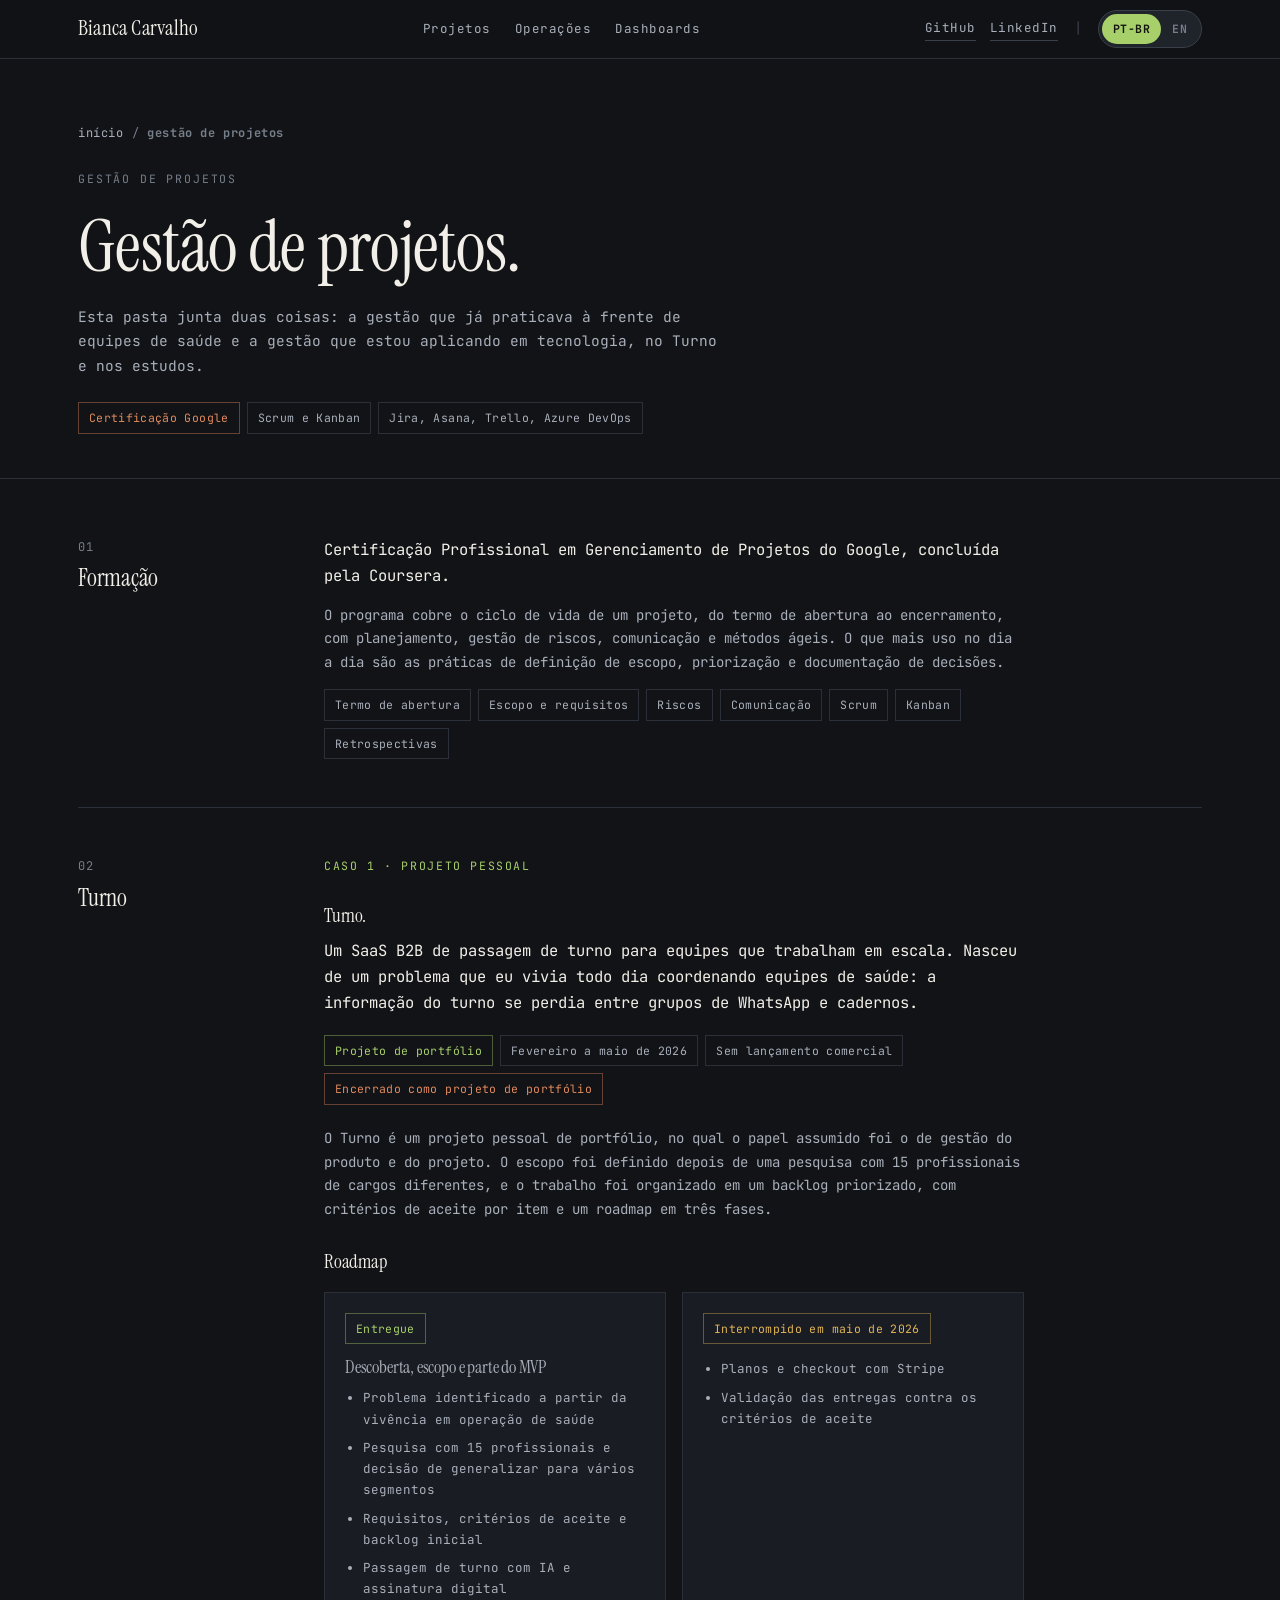
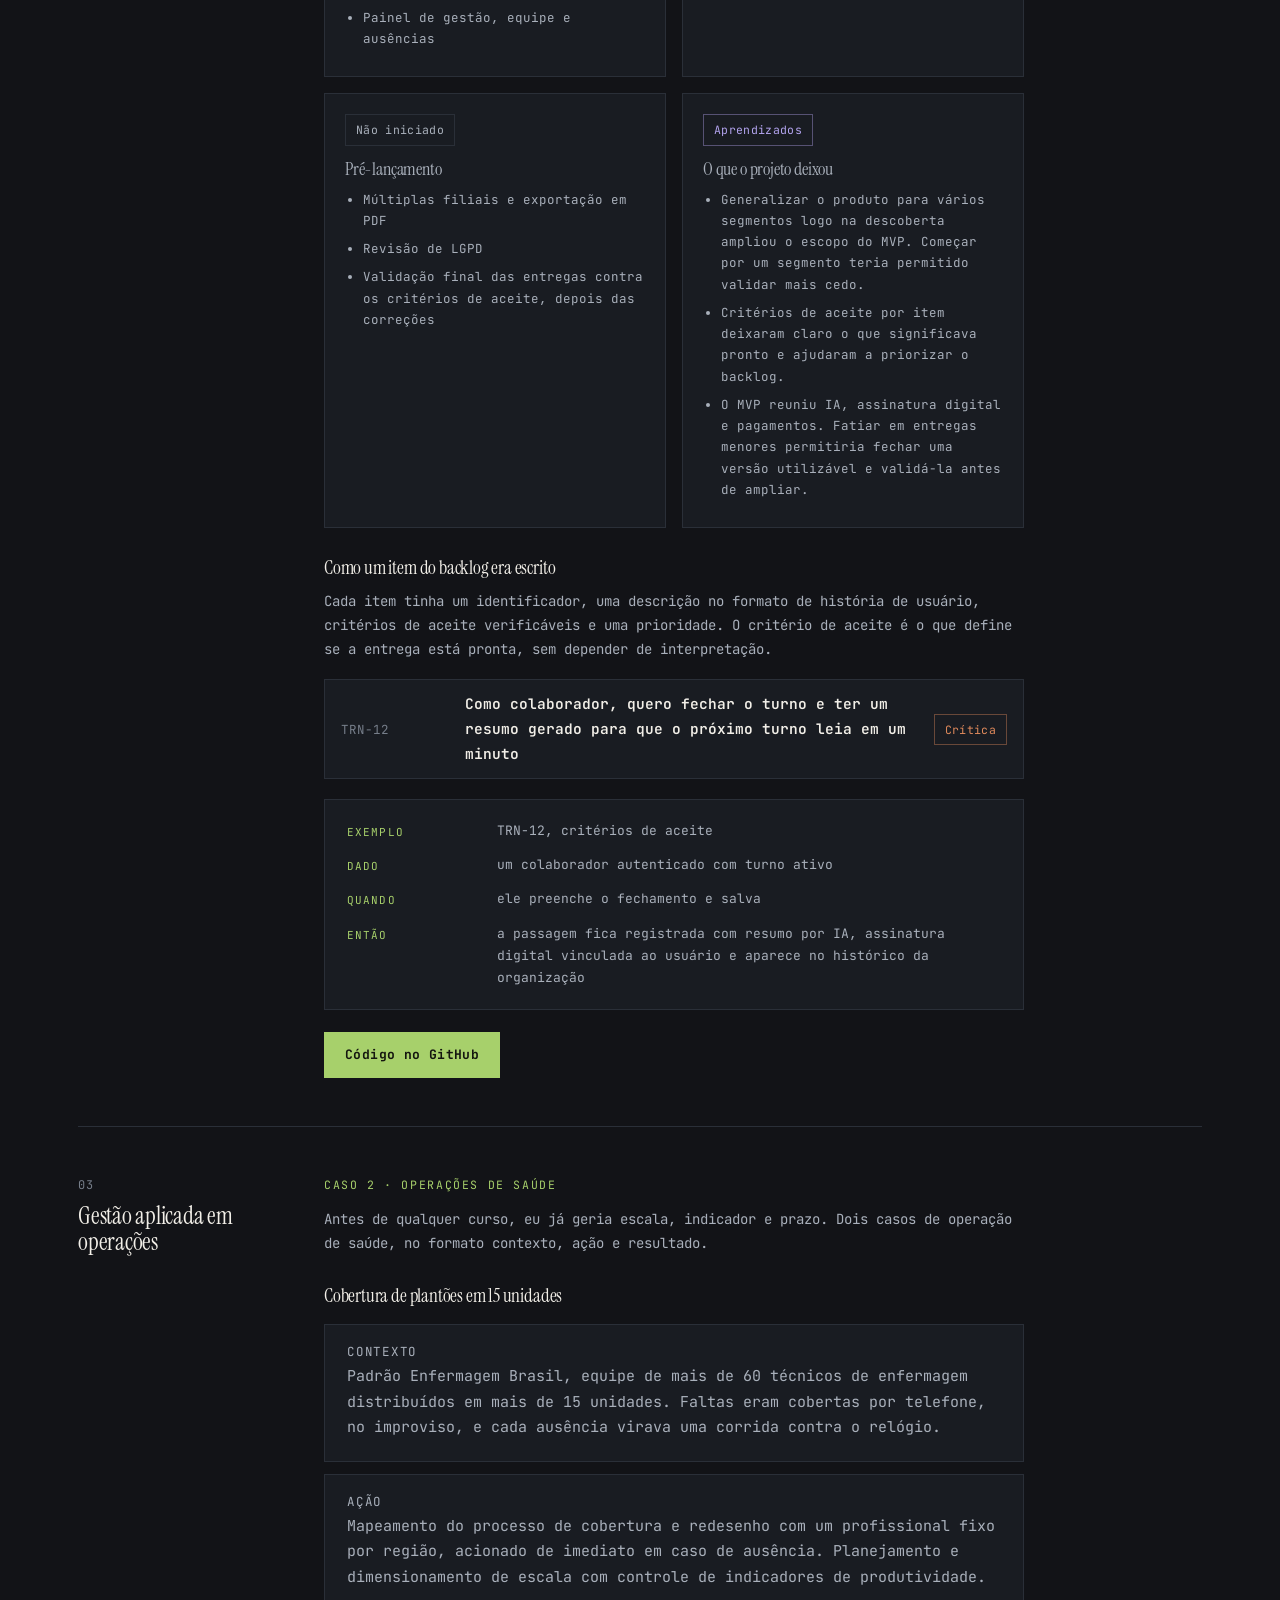
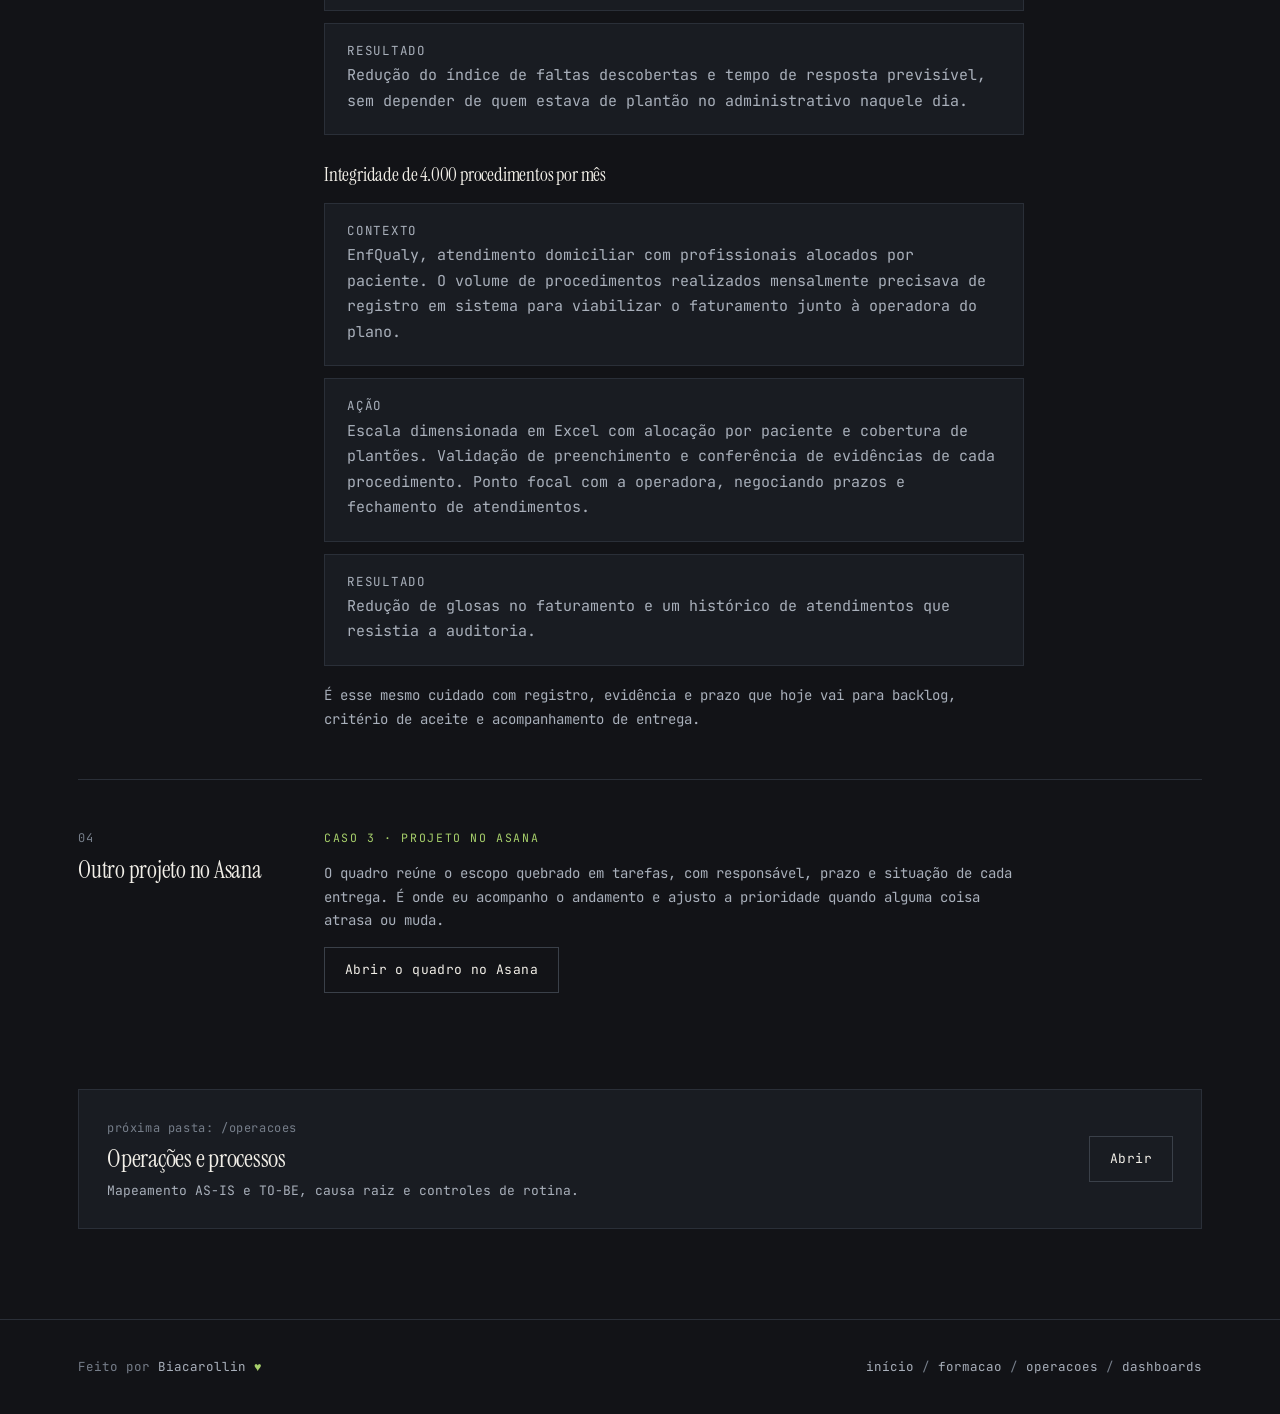
<file: turno/index.html>
<!DOCTYPE html>
<html lang="pt-BR">
<head>
<meta charset="utf-8">
<title>Turno | Bianca Carvalho</title>
<link rel="canonical" href="https://biacarollin.github.io/gestao-de-projetos/#turno">
<meta http-equiv="refresh" content="0; url=../gestao-de-projetos/#turno">
<script>location.replace('../gestao-de-projetos/#turno');</script>
</head>
<body>
<p>O Turno agora faz parte da página de gestão de projetos. <a href="../gestao-de-projetos/#turno">Ir para a seção</a>.</p>
</body>
</html>
</file>
<file: assets/css/style.css>
/* Portfólio de Bianca Carvalho
   Tema escuro, serif de display com monoespaçada de apoio.
   Verde como acento principal, lilás e azul nos cartões. */

:root {
  --bg: #121317;
  --bg-2: #16181d;
  --surface: #191c22;
  --surface-2: #1f232a;
  --line: #2a2f38;
  --line-2: #3a4049;

  --ink: #f2efe8;
  --ink-2: #a9b0bb;
  --ink-3: #767e8a;

  --green: #a7d06b;
  --green-deep: #7fa845;
  --lilac: #b3a4ef;
  --teal: #74c6a8;
  --amber: #e0b457;
  --warm: #e08a5c;

  --font-display: "Instrument Serif", Georgia, "Times New Roman", serif;
  --mono: "JetBrains Mono", "Cascadia Code", Consolas, monospace;

  --radius: 4px;
  --wrap: 1180px;
}

*, *::before, *::after { box-sizing: border-box; }
html { scroll-behavior: smooth; -webkit-text-size-adjust: 100%; }
body {
  margin: 0;
  background: var(--bg);
  color: var(--ink);
  font-family: var(--mono);
  font-size: 14px;
  line-height: 1.7;
  -webkit-font-smoothing: antialiased;
  overflow-x: clip;
}
img { max-width: 100%; display: block; }
a { color: var(--ink); text-decoration: none; }
h1, h2, h3, h4 { margin: 0; font-family: var(--font-display); font-weight: 400; line-height: 1.05; letter-spacing: -0.01em; }
p { margin: 0 0 14px; }
p:last-child { margin-bottom: 0; }
ul, ol { margin: 0; padding-left: 18px; }
li { margin-bottom: 7px; }
strong { color: var(--ink); font-weight: 700; }
::selection { background: var(--green); color: #14160f; }

.skip { position: absolute; left: -999px; top: 8px; z-index: 100; background: var(--green); color: #14160f; padding: 8px 12px; }
.skip:focus { left: 8px; }

.wrap { max-width: var(--wrap); margin: 0 auto; padding-left: 28px; padding-right: 28px; }

/* Navegação */
.nav { position: sticky; top: 0; z-index: 40; background: rgba(18, 19, 23, 0.92); backdrop-filter: blur(8px); border-bottom: 1px solid var(--line); }
.nav-in { display: flex; align-items: center; justify-content: space-between; gap: 20px; min-height: 58px; }
.brand { font-family: var(--font-display); font-size: 21px; letter-spacing: 0.01em; }
.brand:hover { color: var(--green); }
.nav-links { display: flex; align-items: center; gap: 24px; font-size: 12.5px; letter-spacing: 0.04em; }
.nav-links a { color: var(--ink-2); }
.nav-links a:hover { color: var(--green); }
.nav-right { display: flex; align-items: center; gap: 16px; }
.nav-ext { display: flex; gap: 14px; font-size: 12.5px; letter-spacing: 0.04em; }
.nav-ext a { color: var(--ink-2); border-bottom: 1px solid var(--line-2); padding-bottom: 1px; }
.nav-ext a:hover { color: var(--green); border-bottom-color: var(--green); }
.nav-sep { color: var(--line-2); }
.lang { display: inline-flex; align-items: center; gap: 2px; font-size: 12.5px; }
.lang button { border: 0; background: transparent; cursor: pointer; font: inherit; color: var(--ink-3); padding: 4px 6px; letter-spacing: 0.04em; }
.lang button.active { color: var(--green); }
.lang button:not(.active):hover { color: var(--ink); }
.nav-toggle { display: none; width: 36px; height: 36px; border: 1px solid var(--line-2); background: transparent; color: var(--ink); cursor: pointer; }
.nav-toggle svg { width: 17px; height: 17px; margin: 0 auto; }

/* Rótulos */
.eyebrow { display: block; margin-bottom: 20px; font-size: 11.5px; letter-spacing: 0.16em; text-transform: uppercase; color: var(--ink-3); }
.eyebrow.green { color: var(--green); }

/* Botões e links de ação */
.btn { display: inline-flex; align-items: center; gap: 9px; padding: 11px 20px; border: 1px solid var(--line-2); color: var(--ink); font-size: 13px; letter-spacing: 0.03em; transition: border-color 0.15s, color 0.15s; }
.btn:hover { border-color: var(--green); color: var(--green); }
.btn-solid { background: var(--green); border-color: var(--green); color: #14160f; font-weight: 700; }
.btn-solid:hover { background: var(--green-deep); border-color: var(--green-deep); color: #14160f; }
.btn svg { width: 15px; height: 15px; }
.link-u { display: inline-flex; align-items: center; gap: 10px; font-size: 13px; letter-spacing: 0.04em; color: var(--ink); border-bottom: 1px solid var(--line-2); padding-bottom: 3px; }
.link-u:hover { color: var(--green); border-bottom-color: var(--green); }
.link-u .ar { color: var(--green); }

/* Etiquetas */
.tag { display: inline-flex; align-items: center; padding: 5px 10px; border: 1px solid var(--line); color: var(--ink-2); font-size: 11.5px; letter-spacing: 0.03em; }
.tag.green { border-color: rgba(167, 208, 107, 0.4); color: var(--green); }
.tag.lilac { border-color: rgba(179, 164, 239, 0.4); color: var(--lilac); }
.tag.teal { border-color: rgba(116, 198, 168, 0.4); color: var(--teal); }
.tag.amber { border-color: rgba(224, 180, 87, 0.4); color: var(--amber); }
.tag.warm { border-color: rgba(224, 138, 92, 0.4); color: var(--warm); }
.tags { display: flex; flex-wrap: wrap; gap: 7px; }

/* Seções */
.section { padding: 86px 0; border-top: 1px solid var(--line); }
.section-head { max-width: 680px; margin-bottom: 44px; }
.section-head h2 { font-size: clamp(32px, 4.4vw, 46px); }
.section-head p { margin-top: 16px; color: var(--ink-2); }

/* Faixa de rótulo entre seções */
.strip { display: flex; flex-wrap: wrap; justify-content: space-between; gap: 10px 24px; padding: 14px 0; border-top: 1px solid var(--line); border-bottom: 1px solid var(--line); font-size: 12px; letter-spacing: 0.05em; color: var(--ink-3); }

/* Cartões de projeto */
.cards { display: grid; grid-template-columns: repeat(3, 1fr); gap: 20px; }
.card { display: flex; flex-direction: column; border: 1px solid var(--line); background: var(--surface); color: var(--ink); transition: border-color 0.15s, transform 0.15s; --accent: var(--green); }
.card::before { content: ""; display: block; height: 3px; background: var(--accent); }
.card:hover { border-color: var(--line-2); transform: translateY(-3px); }
.card.lilac { --accent: var(--lilac); }
.card.teal { --accent: var(--teal); }
.card.amber { --accent: var(--amber); }
.card.warm { --accent: var(--warm); }
.card-in { display: flex; flex-direction: column; flex: 1; padding: 22px 22px 20px; }
.card-num { font-size: 11.5px; letter-spacing: 0.1em; color: var(--ink-3); text-transform: uppercase; }
.card h3 { margin-top: 16px; font-size: 27px; }
.card p { margin-top: 12px; color: var(--ink-2); font-size: 13px; flex: 1; }
.card .tags { margin-top: 18px; }
.card-foot { margin-top: 20px; padding-top: 14px; border-top: 1px solid var(--line); display: flex; justify-content: space-between; align-items: center; gap: 10px; font-size: 12.5px; color: var(--ink-3); }
.card-foot b { color: var(--ink); font-weight: 700; }
.card-open { color: var(--green); }

/* Página interna */
.case-head { padding: 64px 0 44px; border-bottom: 1px solid var(--line); }
.crumbs { display: flex; flex-wrap: wrap; gap: 8px; margin-bottom: 26px; font-size: 12px; letter-spacing: 0.05em; color: var(--ink-3); }
.crumbs a { color: var(--ink-2); }
.crumbs a:hover { color: var(--green); }
.case-head h1 { font-size: clamp(42px, 6.5vw, 72px); }
.case-head .lead { margin-top: 20px; max-width: 640px; color: var(--ink-2); font-size: 14.5px; }
.case-head .tags { margin-top: 24px; }
.case-links { display: flex; flex-wrap: wrap; gap: 12px; margin-top: 28px; }

.case-body { padding-block: 10px 90px; }
.case-section { display: grid; grid-template-columns: 210px minmax(0, 1fr); gap: 36px; padding: 48px 0; border-bottom: 1px solid var(--line); }
.case-section:last-of-type { border-bottom: none; }
.case-num { position: sticky; top: 80px; align-self: start; }
.case-num .n { font-size: 12px; color: var(--ink-3); letter-spacing: 0.08em; }
.case-num h2 { margin-top: 8px; font-size: 24px; }
.case-content { min-width: 0; max-width: 700px; color: var(--ink-2); }
.case-content.wide { max-width: none; }
.case-content h3 { margin: 30px 0 12px; font-size: 19px; color: var(--ink); }
.case-content h3:first-child { margin-top: 0; }
.case-content .lede { color: var(--ink); font-size: 15.5px; }

/* Blocos de apoio */
.kv { display: grid; grid-template-columns: 130px 1fr; gap: 12px 20px; margin: 20px 0; padding: 20px 22px; border: 1px solid var(--line); background: var(--surface); font-size: 13px; }
.kv dt { font-size: 11px; letter-spacing: 0.1em; text-transform: uppercase; color: var(--green); padding-top: 3px; }
.kv dd { margin: 0; color: var(--ink-2); }

.compare { display: grid; grid-template-columns: 1fr 1fr; gap: 16px; margin: 20px 0; }
.panel { border: 1px solid var(--line); background: var(--surface); padding: 20px 22px; }
.panel h4 { font-family: var(--mono); font-size: 11px; letter-spacing: 0.1em; text-transform: uppercase; color: var(--ink-3); margin-bottom: 12px; }
.panel.a h4 { color: var(--warm); }
.panel.b h4 { color: var(--green); }
.panel li { font-size: 13px; color: var(--ink-2); }

.tree { margin: 20px 0; padding: 20px 22px; background: var(--bg-2); border: 1px solid var(--line); font-size: 12.5px; line-height: 1.8; overflow-x: auto; white-space: pre; color: var(--ink-2); }
.tree .d { color: var(--green); }
.tree .c { color: var(--ink-3); }

.table-scroll { overflow-x: auto; margin: 20px 0; border: 1px solid var(--line); }
table { width: 100%; border-collapse: collapse; font-size: 12.5px; }
th { text-align: left; padding: 12px 14px; font-size: 11px; letter-spacing: 0.08em; text-transform: uppercase; color: var(--ink-3); background: var(--surface-2); border-bottom: 1px solid var(--line); }
td { padding: 13px 14px; border-bottom: 1px solid var(--line); color: var(--ink-2); vertical-align: top; }
tr:last-child td { border-bottom: none; }

.stat-row { display: grid; grid-template-columns: repeat(3, 1fr); gap: 14px; margin: 20px 0; }
.stat { padding: 20px; border: 1px solid var(--line); background: var(--surface); }
.stat .v { font-family: var(--font-display); font-size: 40px; line-height: 1; color: var(--green); }
.stat .l { margin-top: 10px; font-size: 12px; color: var(--ink-3); }

.callout { margin: 20px 0; padding: 20px 22px; border-left: 2px solid var(--green); background: var(--surface); color: var(--ink-2); font-size: 13.5px; }
.callout.warm { border-left-color: var(--warm); }

.steps { list-style: none; padding: 0; margin: 20px 0; counter-reset: step; }
.steps li { position: relative; padding: 0 0 20px 44px; counter-increment: step; color: var(--ink-2); font-size: 13px; }
.steps li::before { content: counter(step, decimal-leading-zero); position: absolute; left: 0; top: 0; font-size: 11.5px; color: var(--green); letter-spacing: 0.06em; }
.steps li::after { content: ""; position: absolute; left: 11px; top: 24px; bottom: 2px; width: 1px; background: var(--line); }
.steps li:last-child::after { display: none; }
.steps b { display: block; color: var(--ink); font-weight: 700; margin-bottom: 4px; }

.phases { display: grid; grid-template-columns: repeat(3, 1fr); gap: 16px; margin: 20px 0; }
.phase { padding: 20px; border: 1px solid var(--line); background: var(--surface); }
.phase .tag { margin-bottom: 14px; }
.phase h4 { font-size: 18px; margin-bottom: 10px; }
.phase li { font-size: 12.5px; color: var(--ink-2); }

.next-folder { margin-top: 48px; padding: 26px 28px; border: 1px solid var(--line); background: var(--surface); display: flex; flex-wrap: wrap; align-items: center; justify-content: space-between; gap: 18px; }
.next-folder .folder-path { font-size: 12px; color: var(--ink-3); letter-spacing: 0.05em; }
.next-folder h3 { margin-top: 6px; font-size: 25px; }
.next-folder p { margin-top: 8px; color: var(--ink-2); font-size: 13px; }

/* Certificações */
.edu { display: flex; flex-direction: column; gap: 16px; padding: 24px; border: 1px solid var(--line); background: var(--surface); }
.edu-logo { width: 100%; height: 92px; display: flex; align-items: center; justify-content: center; padding: 12px; background: #fff; }
.edu-logo img { max-height: 70px; width: auto; max-width: 180px; object-fit: contain; }
.edu-logo img.sq { height: 70px; width: 70px; }
.edu h3 { font-family: var(--mono); font-size: 14px; font-weight: 700; line-height: 1.45; letter-spacing: 0; }
.edu .org { font-size: 12.5px; color: var(--ink-2); margin-top: 6px; }
.edu .meta { font-size: 12px; color: var(--ink-3); margin-top: 4px; }
.edu .foot { margin-top: auto; padding-top: 14px; display: flex; flex-wrap: wrap; justify-content: space-between; align-items: center; gap: 8px; }
.edu .foot a { font-size: 12.5px; color: var(--green); border-bottom: 1px solid rgba(167,208,107,0.35); }
.cert-group { margin-top: 52px; }
.cert-group:first-of-type { margin-top: 0; }
.cert-group h2 { font-size: 27px; margin-bottom: 8px; }
.cert-group > p { color: var(--ink-2); margin-bottom: 22px; max-width: 640px; font-size: 13.5px; }

.grid-2 { display: grid; grid-template-columns: repeat(2, 1fr); gap: 20px; }
.grid-3 { display: grid; grid-template-columns: repeat(3, 1fr); gap: 20px; }

/* Contato */
.contact { padding: 96px 0; background: var(--green); color: #14160f; }
.contact .eyebrow { color: rgba(20, 22, 15, 0.6); }
.contact h2 { font-size: clamp(38px, 6vw, 68px); color: #14160f; }
.contact p { margin-top: 18px; max-width: 54ch; color: rgba(20, 22, 15, 0.78); font-size: 14.5px; }
.contact-links { margin-top: 34px; display: flex; flex-wrap: wrap; gap: 14px 30px; }
.contact-links a { display: inline-flex; align-items: center; gap: 10px; color: #14160f; font-size: 14px; border-bottom: 1px solid rgba(20, 22, 15, 0.35); padding-bottom: 4px; }
.contact-links a:hover { border-bottom-color: #14160f; }
.contact-links svg { width: 15px; height: 15px; }

/* Rodapé */
.footer { padding: 36px 0; border-top: 1px solid var(--line); color: var(--ink-3); font-size: 12.5px; }
.footer-in { display: flex; flex-wrap: wrap; justify-content: space-between; gap: 12px 24px; }
.footer a { color: var(--ink-2); }
.footer a:hover { color: var(--green); }
.footer .heart { color: var(--green); }

/* Responsivo */
@media (max-width: 960px) {
  .cards, .grid-3, .phases, .stat-row { grid-template-columns: repeat(2, 1fr); }
  .case-section { grid-template-columns: 1fr; gap: 16px; }
  .case-num { position: static; }
}
@media (max-width: 760px) {
  .section { padding: 62px 0; }
  .nav-links { display: none; position: absolute; top: 58px; left: 0; right: 0; flex-direction: column; align-items: stretch; gap: 0; padding: 6px 28px 14px; background: var(--bg); border-bottom: 1px solid var(--line); }
  .nav-links a { padding: 12px 0; border-bottom: 1px solid var(--line); }
  .nav-links a:last-child { border-bottom: none; }
  .nav.open .nav-links { display: flex; }
  .nav-toggle { display: inline-flex; align-items: center; justify-content: center; }
  .nav-ext { display: none; }
  .cards, .grid-2, .grid-3, .compare, .phases, .stat-row { grid-template-columns: 1fr; }
  .kv { grid-template-columns: 1fr; gap: 4px 0; }
  .kv dd { margin-bottom: 12px; }
  .wrap { padding-left: 20px; padding-right: 20px; }
}

/* ---------- Topo claro e variação de fundo por seção ---------- */
:root {
  --cream: #f7f1e5;
  --cream-2: #efe7d6;
  --cream-line: #ddd2bc;
  --cream-ink: #1a1a17;
  --cream-ink-2: #3a382f;
  --cream-ink-3: #6b6757;
  --green-ink: #4e7322;
}

/* Navegação clara */
.nav.light { background: rgba(247, 241, 229, 0.94); border-bottom-color: var(--cream-line); }
.nav.light .brand { color: var(--cream-ink); }
.nav.light .brand:hover { color: var(--green-ink); }
.nav.light .nav-links a { color: var(--cream-ink-2); }
.nav.light .nav-links a:hover { color: var(--green-ink); }
.nav.light .nav-ext a { color: var(--cream-ink-2); border-bottom-color: var(--cream-line); }
.nav.light .nav-ext a:hover { color: var(--green-ink); border-bottom-color: var(--green-ink); }
.nav.light .nav-sep { color: var(--cream-line); }
.nav.light .nav-toggle { border-color: var(--cream-line); color: var(--cream-ink); }
@media (max-width: 760px) {
  .nav.light .nav-links { background: var(--cream); border-bottom-color: var(--cream-line); }
  .nav.light .nav-links a { border-bottom-color: var(--cream-line); }
}

/* Interruptor de idioma */
.lang {
  position: relative; display: inline-flex; align-items: center; gap: 0;
  padding: 3px; border-radius: 999px; background: var(--surface-2); border: 1px solid var(--line-2);
}
.lang button {
  position: relative; z-index: 1; border: 0; background: transparent; cursor: pointer;
  font: inherit; font-size: 11.5px; font-weight: 700; letter-spacing: 0.04em;
  color: var(--ink-3); padding: 5px 11px; border-radius: 999px; transition: color 0.18s;
}
.lang button.active { color: #14160f; }
.lang button:not(.active):hover { color: var(--ink); }
.lang .knob {
  position: absolute; top: 3px; bottom: 3px; left: 3px;
  border-radius: 999px; background: var(--green);
  transition: transform 0.22s ease, width 0.22s ease;
}
.nav.light .lang { background: var(--cream-2); border-color: var(--cream-line); }
.nav.light .lang button { color: var(--cream-ink-3); }
.nav.light .lang button.active { color: #14160f; }
.nav.light .lang button:not(.active):hover { color: var(--cream-ink); }

/* Faixa clara do topo da página inicial */
.band-light { background: var(--cream); color: var(--cream-ink); }
.band-light .eyebrow { color: var(--cream-ink-3); }
.band-light h1 { color: var(--cream-ink); }
.band-light h1 em { color: var(--green-ink); }
.band-light .desc { color: var(--cream-ink-2); }
.band-light .link-u { color: var(--cream-ink); border-bottom-color: var(--cream-line); }
.band-light .link-u:hover { color: var(--green-ink); border-bottom-color: var(--green-ink); }
.band-light .link-u .ar { color: var(--green-ink); }
.band-light .hero-meta { color: var(--cream-ink-3); }
.band-light .portrait figcaption { color: var(--cream-ink-3); }
.band-light .strip { border-color: var(--cream-line); color: var(--cream-ink-3); }
.band-light .tagline {
  display: inline-block; margin-top: 22px; padding: 9px 16px;
  border: 1px solid var(--cream-line); border-radius: 999px;
  font-size: 12.5px; letter-spacing: 0.04em; color: var(--green-ink); background: rgba(167, 208, 107, 0.16);
}

/* Fundos alternados nas seções escuras */
.section.tone-a { background: var(--bg); }
.section.tone-b { background: #171a20; }
.section.tone-c { background: #13161c; }
.section.tone-b, .section.tone-c { border-top-color: transparent; }
.footer.tone-d { background: #0e0f13; }
</file>
